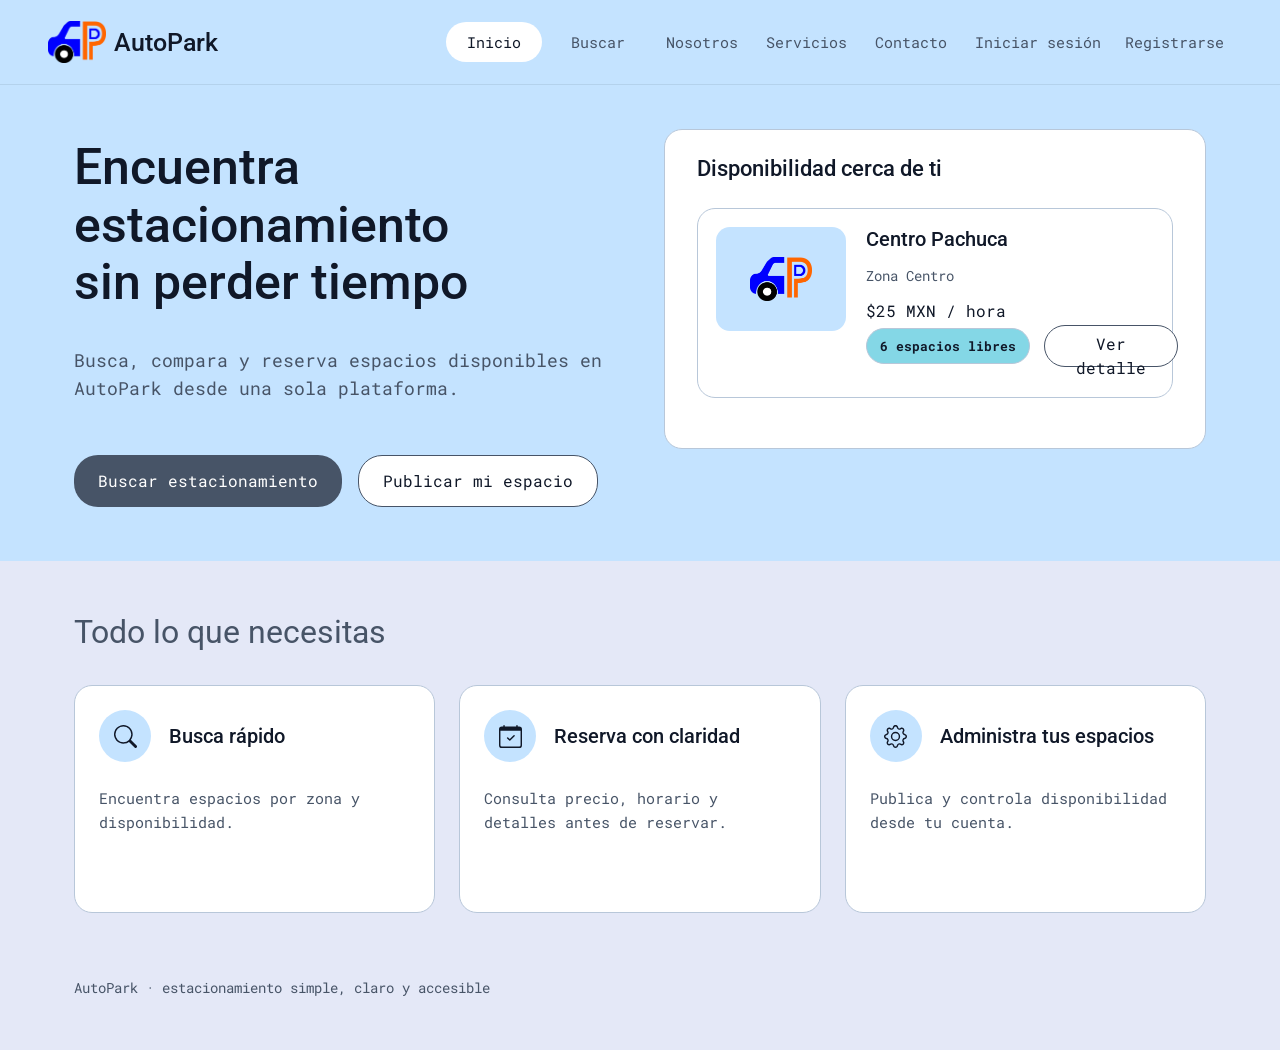
<file: index.html>
<!DOCTYPE html>
<html lang="es">

<head>
    <meta charset="UTF-8">
    <meta
        name="viewport"
        content="width=device-width, initial-scale=1.0"
    >

    <title>AutoPark</title>

    <link rel="stylesheet" href="assets/vendor/bootstrap/bootstrap.min.css">

    <script src="assets/vendor/bootstrap/bootstrap.bundle.min.js"></script>

    <link
        rel="stylesheet"
        href="components/navbar/navbar.css"
    >

    <link
        rel="stylesheet"
        href="css/landing.css"
    >
</head>


<body>

    <header id="navbar"></header>


    <main>

        <!-- =========================
             HERO
        ========================== -->

        <section class="hero">

            <div class="hero-content">

                <div class="container-fluid p-0">

                    <div class="row g-5 align-items-start">


                        <div class="col-lg-6">

                            <div class="hero-copy">

                                <h1>
                                    Encuentra estacionamiento
                                    <br>
                                    sin perder tiempo
                                </h1>

                                <p>
                                    Busca, compara y reserva espacios
                                    disponibles en AutoPark desde una
                                    sola plataforma.
                                </p>


                                <div class="hero-actions">

                                    <a
                                        href="busqueda.html"
                                        class="btn btn-main"
                                    >
                                        Buscar estacionamiento
                                    </a>


                                    <button
                                        type="button"
                                        class="btn btn-secondary"
                                        id="btnPublicar"
                                    >
                                        Publicar mi espacio
                                    </button>

                                </div>

                            </div>

                        </div>


                        <div class="col-lg-6">

                            <aside class="nearby-panel card">

                                <h2>
                                    Disponibilidad cerca de ti
                                </h2>


                                <article class="parking-preview card">

                                    <div class="parking-preview-image">

                                        <img
                                            src="assets/images/logo-autopark.png"
                                            alt="Logotipo de AutoPark"
                                        >

                                    </div>


                                    <div class="parking-preview-info">

                                        <h3>
                                            Centro Pachuca
                                        </h3>

                                        <p class="preview-zone">
                                            Zona Centro
                                        </p>

                                        <p class="preview-price">
                                            $25 MXN / hora
                                        </p>


                                        <div class="preview-footer">

                                            <span class="availability-badge badge rounded-pill">
                                                6 espacios libres
                                            </span>


                                            <button
                                                type="button"
                                                class="btn btn-detail"
                                                id="btnDetalle"
                                            >
                                                Ver detalle
                                            </button>

                                        </div>

                                    </div>

                                </article>

                            </aside>

                        </div>

                    </div>

                </div>

            </div>

        </section>


        <!-- =========================
             BENEFICIOS
        ========================== -->

        <section class="features-section">

            <h2>
                Todo lo que necesitas
            </h2>


            <div class="row g-4">


                <div class="col-md-4">

                    <article class="feature-card card h-100">

                        <div class="feature-header">

                            <span class="feature-number">
                                <img src="assets/icons/search.svg" alt="" class="feature-icon" aria-hidden="true">
                            </span>

                            <h3>
                                Busca rápido
                            </h3>

                        </div>


                        <p>
                            Encuentra espacios por zona y disponibilidad.
                        </p>

                    </article>

                </div>


                <div class="col-md-4">

                    <article class="feature-card card h-100">

                        <div class="feature-header">

                            <span class="feature-number">
                                <img src="assets/icons/calendar-check.svg" alt="" class="feature-icon" aria-hidden="true">
                            </span>

                            <h3>
                                Reserva con claridad
                            </h3>

                        </div>


                        <p>
                            Consulta precio, horario y detalles
                            antes de reservar.
                        </p>

                    </article>

                </div>


                <div class="col-md-4">

                    <article class="feature-card card h-100">

                        <div class="feature-header">

                            <span class="feature-number">
                                <img src="assets/icons/gear.svg" alt="" class="feature-icon" aria-hidden="true">
                            </span>

                            <h3>
                                Administra tus espacios
                            </h3>

                        </div>


                        <p>
                            Publica y controla disponibilidad
                            desde tu cuenta.
                        </p>

                    </article>

                </div>

            </div>

        </section>


        <footer class="landing-footer">

            AutoPark · estacionamiento simple, claro y accesible

        </footer>

    </main>


    <script>

        fetch("components/navbar/navbar.html")

            .then(response => response.text())

            .then(data => {

                document.getElementById(
                    "navbar"
                ).innerHTML = data;


                const script =
                    document.createElement(
                        "script"
                    );


                script.src =
                    "components/navbar/navbar.js";


                document.body.appendChild(
                    script
                );

            })

            .catch(error => {

                console.error(
                    "Error al cargar el navbar:",
                    error
                );

            });

    </script>


    <script src="js/landing.js"></script>

</body>

</html>
</file>
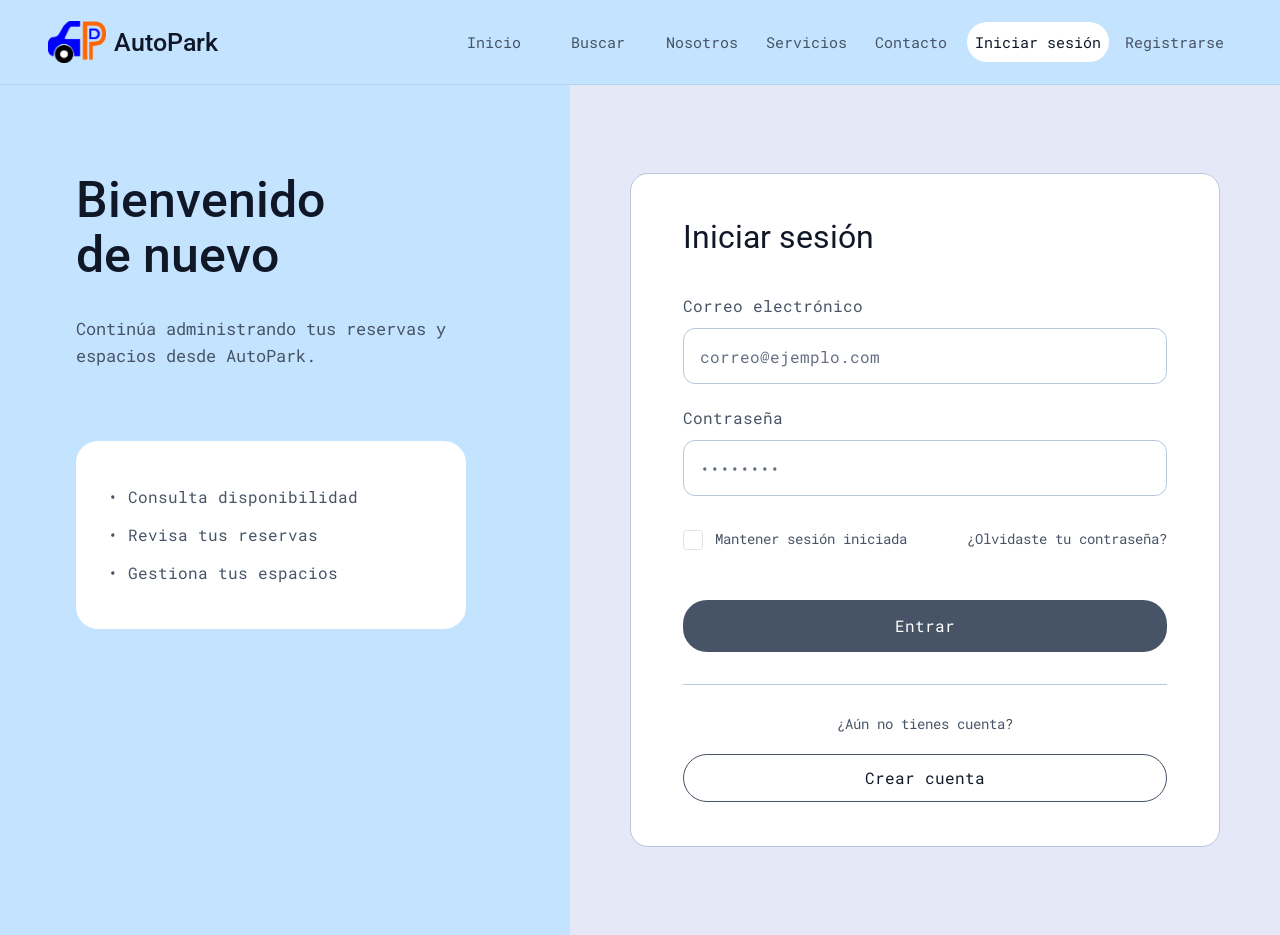
<file: busqueda.html>
<!DOCTYPE html>
<html lang="es" data-bs-theme="light">
<head>
  <meta charset="UTF-8">
  <meta name="viewport" content="width=device-width, initial-scale=1">
  <title>AutoPark | Buscar espacios</title>

  <link href="assets/vendor/bootstrap/bootstrap.min.css" rel="stylesheet">

  <link rel="preconnect" href="https://fonts.googleapis.com">
  <link rel="preconnect" href="https://fonts.gstatic.com" crossorigin>
  <link href="https://fonts.googleapis.com/css2?family=Raleway:wght@400;500;600;700&family=Roboto+Mono:wght@400;500;600&display=swap" rel="stylesheet">

  <link rel="stylesheet" href="css/busqueda.css">
  <link rel="stylesheet" href="components/navbar/navbar.css">
</head>
<body>

  <!-- Mismo navbar reutilizable de todas las pantallas de AutoPark. -->
  <div id="navbar"></div>

  <main class="container-xl main-container">

    <header class="page-header">
      <h1>Buscar espacio</h1>
      <p>Encuentra un espacio de estacionamiento disponible por ubicación o zona.</p>
    </header>

    <section class="search-panel" aria-label="Buscar estacionamientos">
      <form id="formBusqueda" novalidate>
        <div class="row g-3 align-items-end">

          <div class="col-12 col-lg-7">
            <label for="busqueda" class="form-label">Ubicación o nombre</label>
            <input id="busqueda" class="form-control" type="search"
              placeholder="Ej. Centro, Universidad, Zona UPP"
              autocomplete="off">
          </div>

          <div class="col-12 col-md-6 col-lg-3">
            <label for="zona" class="form-label">Zona</label>
            <select id="zona" class="form-select">
              <option value="todas">Todas las zonas</option>
              <option value="centro">Centro</option>
              <option value="upp">Zona UPP</option>
              <option value="norte">Norte</option>
            </select>
          </div>

          <div class="col-12 col-md-6 col-lg-2">
            <button class="btn btn-primary w-100 btn-search" type="submit">
              Buscar
            </button>
          </div>

        </div>
      </form>
    </section>

    <section class="filters-section">
      <div class="filter-buttons" role="group" aria-label="Filtros por zona">
        <button class="filter-btn active" type="button"
          data-zone="todas" aria-pressed="true">Todas</button>
        <button class="filter-btn" type="button"
          data-zone="centro" aria-pressed="false">Centro</button>
        <button class="filter-btn" type="button"
          data-zone="upp" aria-pressed="false">Zona UPP</button>
        <button class="filter-btn" type="button"
          data-zone="norte" aria-pressed="false">Norte</button>
      </div>

      <div class="sort-container">
        <label for="ordenar">Ordenar por</label>
        <select id="ordenar" class="form-select sort-select">
          <option value="disponibilidad">Mayor disponibilidad</option>
          <option value="precio">Menor precio</option>
          <option value="distancia">Menor distancia</option>
        </select>
      </div>
    </section>

    <section class="results-section">
      <div class="results-header">
        <div>
          <h2>Espacios disponibles</h2>
          <p id="contadorResultados" aria-live="polite">
            Cargando estacionamientos...
          </p>
        </div>

        <button id="btnLimpiar" class="btn btn-outline-secondary btn-clear" type="button">
          Limpiar filtros
        </button>
      </div>

      <div id="resultados" class="row g-4"></div>

      <div id="sinResultados" class="no-results d-none">
        <div class="no-results-icon">⌕</div>
        <h3>No encontramos espacios</h3>
        <p>Prueba con otra ubicación o selecciona una zona diferente.</p>
        <button id="btnReiniciar" class="btn btn-primary" type="button">
          Mostrar todos
        </button>
      </div>
    </section>
  </main>

  <!-- Modal de detalles -->
  <div class="modal fade" id="modalDetalles" tabindex="-1"
    aria-labelledby="modalTitulo" aria-hidden="true">
    <div class="modal-dialog modal-dialog-centered">
      <div class="modal-content autopark-modal">

        <div class="modal-header">
          <h2 class="modal-title" id="modalTitulo">Detalle del estacionamiento</h2>
          <button type="button" class="btn-close"
            data-bs-dismiss="modal" aria-label="Cerrar"></button>
        </div>

        <div class="modal-body">
          <div class="modal-parking-logo">
            <img src="assets/images/logo-autopark.png" alt="AutoPark">
          </div>

          <div class="modal-info">
            <p><strong>Ubicación</strong><span id="modalUbicacion"></span></p>
            <p><strong>Zona</strong><span id="modalZona"></span></p>
            <p><strong>Precio por hora</strong><span id="modalPrecio"></span></p>
            <p><strong>Espacios libres</strong><span id="modalDisponibles"></span></p>
            <p><strong>Distancia estimada</strong><span id="modalDistancia"></span></p>
          </div>
        </div>

        <div class="modal-footer">
          <button type="button" class="btn btn-outline-secondary"
            data-bs-dismiss="modal">Cerrar</button>
          <button id="btnAbrirReserva" type="button" class="btn btn-primary">
            Reservar espacio
          </button>
        </div>

      </div>
    </div>
  </div>

  <!-- Modal de reserva -->
  <div class="modal fade" id="modalReserva" tabindex="-1"
    aria-labelledby="tituloReserva" aria-hidden="true">
    <div class="modal-dialog modal-dialog-centered modal-dialog-scrollable">
      <div class="modal-content autopark-modal">

        <div class="modal-header">
          <h2 class="modal-title" id="tituloReserva">Reservar espacio</h2>
          <button type="button" class="btn-close"
            data-bs-dismiss="modal" aria-label="Cerrar"></button>
        </div>

        <form id="formReserva" novalidate>
          <div class="modal-body">

            <p id="reservaEstacionamiento" class="reservation-name"></p>

            <div class="mb-3">
              <label for="fechaReserva" class="form-label">Fecha</label>
              <input id="fechaReserva" class="form-control" type="date" required>
              <div class="invalid-feedback">Selecciona una fecha válida.</div>
            </div>

            <div class="row g-3">
              <div class="col-6">
                <label for="horaEntrada" class="form-label">Hora de entrada</label>
                <input id="horaEntrada" class="form-control"
                  type="time" value="18:00" required>
                <div class="invalid-feedback">Indica la entrada.</div>
              </div>

              <div class="col-6">
                <label for="horaSalida" class="form-label">Hora de salida</label>
                <input id="horaSalida" class="form-control"
                  type="time" value="20:00" required>
                <div class="invalid-feedback">Debe ser posterior a la entrada.</div>
              </div>
            </div>

            <!-- Cotizador dinámico, compartiendo la lógica del formulario RF06. -->
            <div class="reserva-duracion mt-3" aria-label="Duración de la reserva">
              <div>
                <span id="etiquetaDuracionBusqueda" class="duracion-titulo">Duración</span>
                <small class="duracion-nota">Cada fracción se cobra como una hora completa.</small>
              </div>
              <div id="controlDuracionBusqueda" class="duracion-acciones" role="group" aria-labelledby="etiquetaDuracionBusqueda">
                <button type="button" class="btn btn-outline-secondary boton-duracion" data-duration-action="decrease" aria-label="Reducir una hora">−</button>
                <output id="horasDuracionBusqueda" class="valor-duracion" aria-live="polite" aria-atomic="true">2 horas</output>
                <button type="button" class="btn btn-outline-secondary boton-duracion" data-duration-action="increase" aria-label="Aumentar una hora">+</button>
              </div>
            </div>

            <div class="total-card mt-3">
              <span>Total estimado</span>
              <strong id="totalEstimado">$0 MXN</strong>
              <small id="detalleHoras">Selecciona el horario de tu reserva.</small>
            </div>

            <div id="errorHorario" class="alert alert-danger d-none mt-3" role="alert">
              La hora de salida debe ser posterior a la entrada.
            </div>
          </div>

          <div class="modal-footer">
            <button type="button" class="btn btn-outline-secondary"
              data-bs-dismiss="modal">Cancelar</button>
            <button type="submit" class="btn btn-primary">Confirmar reserva</button>
          </div>
        </form>

      </div>
    </div>
  </div>

  <!-- Notificaciones -->
  <div class="toast-container position-fixed bottom-0 end-0 p-3">
    <div id="toastAutoPark" class="toast align-items-center border-0"
      role="status" aria-live="polite" aria-atomic="true">
      <div class="d-flex">
        <div class="toast-body" id="toastMensaje">Acción completada.</div>
        <button type="button" class="btn-close me-2 m-auto"
          data-bs-dismiss="toast" aria-label="Cerrar notificación"></button>
      </div>
    </div>
  </div>

  <script src="assets/vendor/bootstrap/bootstrap.bundle.min.js"></script>
  <!-- Navbar centralizado: conserva enlaces, sesión, logo y cierre de sesión. -->
  <script>
    function comprobarNavbarBusqueda(respuesta) {
      if (!respuesta.ok) {
        throw new Error("No se pudo cargar el navbar (" + respuesta.status + ")");
      }
      return respuesta.text();
    }

    function montarNavbarBusqueda(marcado) {
      document.getElementById("navbar").innerHTML = marcado;
      const scriptNavbar = document.createElement("script");
      scriptNavbar.src = "components/navbar/navbar.js";
      document.body.appendChild(scriptNavbar);
    }

    function reportarErrorNavbarBusqueda(error) {
      console.error("Error al cargar el navbar de AutoPark:", error);
    }

    fetch("components/navbar/navbar.html")
      .then(comprobarNavbarBusqueda)
      .then(montarNavbarBusqueda)
      .catch(reportarErrorNavbarBusqueda);
  </script>
  <script src="js/busqueda.js"></script>
</body>
</html>
</file>
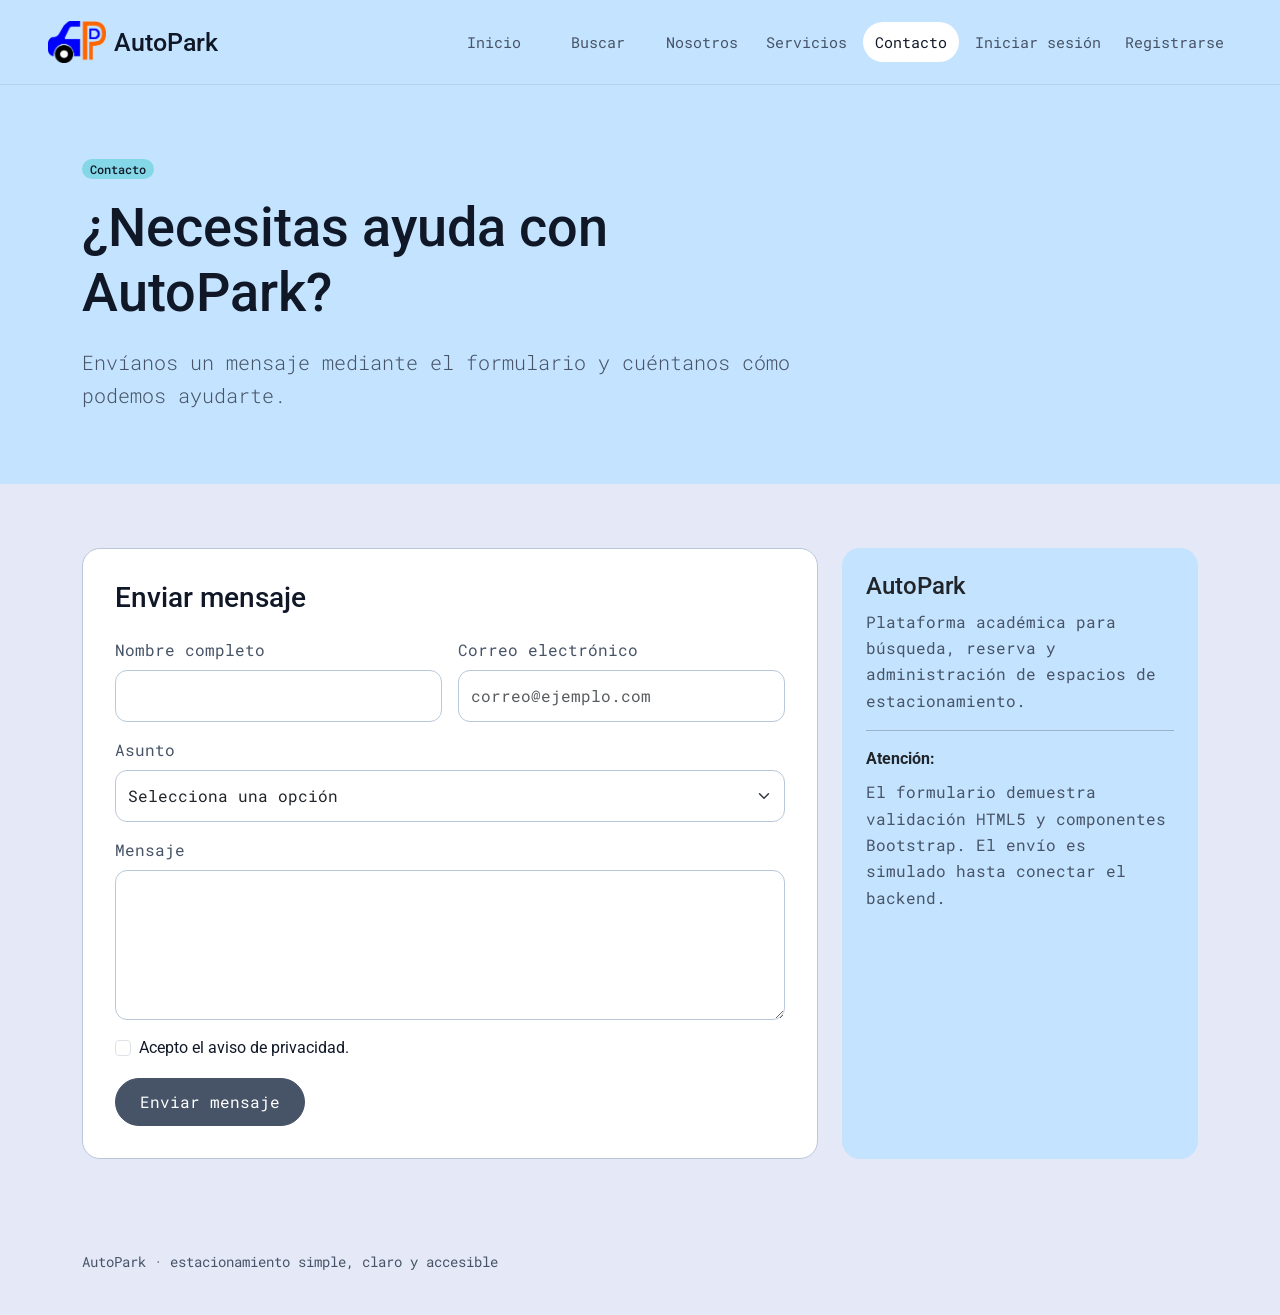
<file: contacto.html>
<!DOCTYPE html>
<html lang="es">
<head>
    <meta charset="UTF-8">
    <meta name="viewport" content="width=device-width, initial-scale=1.0">
    <title>Contacto - AutoPark</title>

    <link rel="stylesheet" href="assets/vendor/bootstrap/bootstrap.min.css">
    <script src="assets/vendor/bootstrap/bootstrap.bundle.min.js"></script>

    <link rel="stylesheet" href="components/navbar/navbar.css">
    <link rel="stylesheet" href="css/publicas.css">
</head>

<body>
    <header id="navbar"></header>

    <main>
        <section class="public-hero">
            <div class="container">
                <div class="row">
                    <div class="col-lg-8">
                        <span class="badge rounded-pill service-badge mb-3">Contacto</span>
                        <h1>¿Necesitas ayuda con AutoPark?</h1>
                        <p class="lead mb-0">
                            Envíanos un mensaje mediante el formulario y cuéntanos
                            cómo podemos ayudarte.
                        </p>
                    </div>
                </div>
            </div>
        </section>

        <section class="public-section">
            <div class="container">
                <div class="row g-4">
                    <div class="col-lg-8">
                        <section class="contact-card">
                            <h2 class="h3 mb-4">Enviar mensaje</h2>

                            <form id="contactForm" class="needs-validation" novalidate>
                                <div class="row g-3">
                                    <div class="col-md-6">
                                        <label for="nombreContacto" class="form-label">
                                            Nombre completo
                                        </label>
                                        <input
                                            type="text"
                                            class="form-control"
                                            id="nombreContacto"
                                            minlength="3"
                                            maxlength="80"
                                            required
                                        >
                                        <div class="invalid-feedback">
                                            Ingresa tu nombre completo.
                                        </div>
                                    </div>

                                    <div class="col-md-6">
                                        <label for="correoContacto" class="form-label">
                                            Correo electrónico
                                        </label>
                                        <input
                                            type="email"
                                            class="form-control"
                                            id="correoContacto"
                                            placeholder="correo@ejemplo.com"
                                            maxlength="120"
                                            required
                                        >
                                        <div class="invalid-feedback">
                                            Ingresa un correo electrónico válido.
                                        </div>
                                    </div>

                                    <div class="col-12">
                                        <label for="asuntoContacto" class="form-label">
                                            Asunto
                                        </label>
                                        <select
                                            class="form-select"
                                            id="asuntoContacto"
                                            required
                                        >
                                            <option value="" selected disabled>
                                                Selecciona una opción
                                            </option>
                                            <option>Ayuda con una reserva</option>
                                            <option>Publicación de espacios</option>
                                            <option>Problema con mi cuenta</option>
                                            <option>Comentario general</option>
                                        </select>
                                        <div class="invalid-feedback">
                                            Selecciona un asunto.
                                        </div>
                                    </div>

                                    <div class="col-12">
                                        <label for="mensajeContacto" class="form-label">
                                            Mensaje
                                        </label>
                                        <textarea
                                            class="form-control"
                                            id="mensajeContacto"
                                            minlength="10"
                                            maxlength="500"
                                            required
                                        ></textarea>
                                        <div class="invalid-feedback">
                                            Escribe un mensaje de al menos 10 caracteres.
                                        </div>
                                    </div>

                                    <div class="col-12">
                                        <div class="form-check">
                                            <input
                                                class="form-check-input"
                                                type="checkbox"
                                                id="privacidadContacto"
                                                required
                                            >
                                            <label
                                                class="form-check-label"
                                                for="privacidadContacto"
                                            >
                                                Acepto el aviso de privacidad.
                                            </label>
                                            <div class="invalid-feedback">
                                                Debes aceptar el aviso de privacidad.
                                            </div>
                                        </div>
                                    </div>

                                    <div class="col-12">
                                        <button
                                            type="submit"
                                            class="btn autopark-btn-primary"
                                        >
                                            Enviar mensaje
                                        </button>
                                    </div>
                                </div>
                            </form>
                        </section>
                    </div>

                    <div class="col-lg-4">
                        <aside class="card contact-info-card h-100">
                            <div class="card-body p-4">
                                <h2 class="h4">AutoPark</h2>
                                <p class="public-copy">
                                    Plataforma académica para búsqueda, reserva y
                                    administración de espacios de estacionamiento.
                                </p>
                                <hr>
                                <p class="mb-2"><strong>Atención:</strong></p>
                                <p class="public-copy mb-0">
                                    El formulario demuestra validación HTML5 y
                                    componentes Bootstrap. El envío es simulado hasta
                                    conectar el backend.
                                </p>
                            </div>
                        </aside>
                    </div>
                </div>
            </div>
        </section>
    </main>

    <footer class="public-footer">
        <div class="container">
            AutoPark · estacionamiento simple, claro y accesible
        </div>
    </footer>

    <div class="toast-container position-fixed bottom-0 end-0 p-3">
        <div
            id="contactToast"
            class="toast"
            role="status"
            aria-live="polite"
            aria-atomic="true"
        >
            <div class="toast-header">
                <strong class="me-auto">AutoPark</strong>
                <button
                    type="button"
                    class="btn-close"
                    data-bs-dismiss="toast"
                    aria-label="Cerrar"
                ></button>
            </div>
            <div class="toast-body">
                Mensaje validado correctamente. El envío al servidor se conectará en el backend.
            </div>
        </div>
    </div>

    <script>
        fetch("components/navbar/navbar.html")
            .then(response => response.text())
            .then(data => {
                document.getElementById("navbar").innerHTML = data;
                const script = document.createElement("script");
                script.src = "components/navbar/navbar.js";
                document.body.appendChild(script);
            })
            .catch(error => console.error("Error al cargar el navbar:", error));
    </script>

    <script src="js/contacto.js"></script>
</body>
</html>
</file>
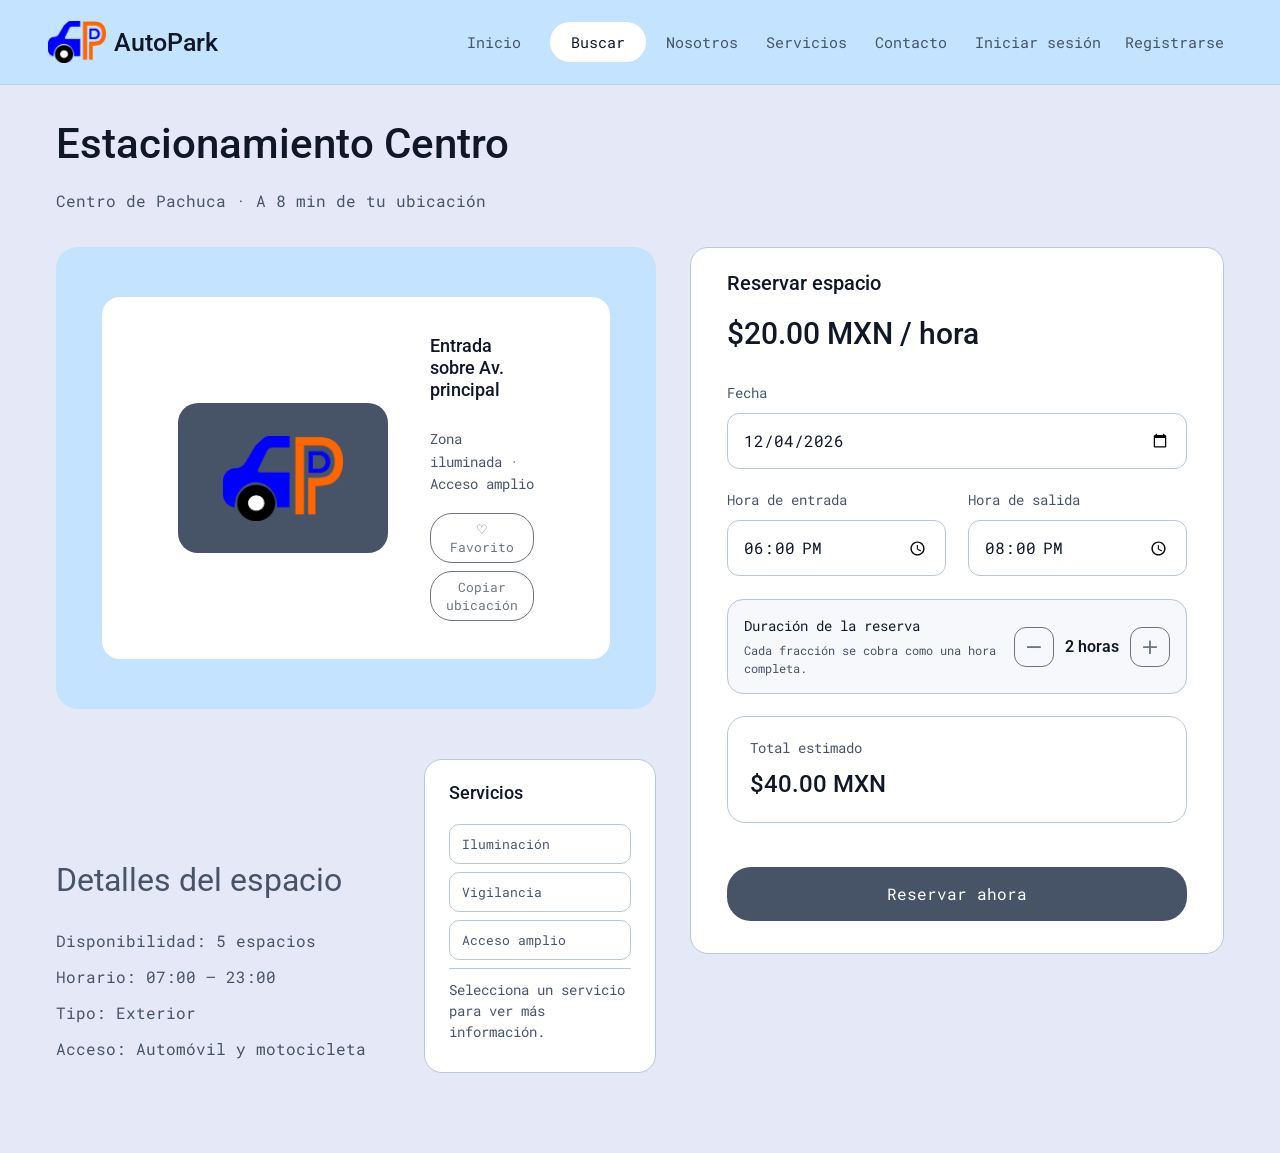
<file: detalle.html>
<!DOCTYPE html>
<html lang="es">

<head>

    <meta charset="UTF-8">

    <meta
        name="viewport"
        content="width=device-width, initial-scale=1.0"
    >

    <title>Detalle del estacionamiento - AutoPark</title>

    <link rel="stylesheet" href="assets/vendor/bootstrap/bootstrap.min.css">

    <script src="assets/vendor/bootstrap/bootstrap.bundle.min.js"></script>

    <link
        rel="stylesheet"
        href="components/navbar/navbar.css"
    >

    <link
        rel="stylesheet"
        href="css/detalle.css"
    >

</head>


<body>

    <!-- NAVBAR -->
    <div id="navbar"></div>


    <main class="detalle-page">


        <!-- ENCABEZADO -->

        <section class="page-header">

            <h1 id="parkingName">
                Estacionamiento Centro
            </h1>

            <p id="parkingLocation">
                Centro de Pachuca · A 8 min de tu ubicación
            </p>

        </section>



        <div class="detalle-layout">


            <!-- =========================
                 LADO IZQUIERDO
            ========================== -->

            <section class="detalle-main">


                <!-- VISTA PREVIA -->

                <div class="parking-preview">

                    <div class="parking-preview-card">


                        <div class="parking-image">

                            <img
                                src="assets/images/logo-autopark.png"
                                alt="Logo AutoPark"
                            >

                        </div>


                        <div class="parking-preview-info">

                            <h2 id="parkingEntrance">
                                Entrada sobre Av. principal
                            </h2>

                            <p id="parkingDescription">
                                Zona iluminada · Acceso amplio
                            </p>
                            <div class="detail-quick-actions">
                                <button type="button" id="btnFavorito" class="btn btn-outline-secondary detail-quick-button" aria-pressed="false">♡ Favorito</button>
                                <button type="button" id="btnCopiarUbicacion" class="btn btn-outline-secondary detail-quick-button">Copiar ubicación</button>
                            </div>

                        </div>

                    </div>

                </div>



                <!-- DETALLES -->

                <section class="details-section">


                    <div class="details-content">

                        <h2>
                            Detalles del espacio
                        </h2>


                        <div class="details-text">

                            <p>
                                Disponibilidad:
                                <span id="parkingAvailability">
                                    5 espacios
                                </span>
                            </p>

                            <p>
                                Horario:
                                <span id="parkingSchedule">
                                    07:00 – 23:00
                                </span>
                            </p>

                            <p>
                                Tipo:
                                <span id="parkingType">
                                    Exterior
                                </span>
                            </p>

                            <p>
                                Acceso:
                                <span id="parkingAccess">
                                    Automóvil y motocicleta
                                </span>
                            </p>

                        </div>

                    </div>



                    <!-- SERVICIOS -->

                    <aside class="services-card">

                        <h3>
                            Servicios
                        </h3>

                        <div id="servicesList" aria-label="Servicios del estacionamiento"></div>
                        <p id="serviceDescription" class="service-description" aria-live="polite">Selecciona un servicio para ver más información.</p>

                    </aside>

                </section>

            </section>



            <!-- =========================
                 RESERVA
            ========================== -->

            <aside class="reservation-card">


                <div class="reservation-title">

                    <p id="reservationTitle">
                        Reservar espacio
                    </p>

                    <h2 id="parkingPrice">
                        $20 MXN / hora
                    </h2>

                </div>


                <p id="editModeNotice" class="edit-reserva-notice d-none">Editando una reserva existente. Los cambios reemplazarán el horario y el total anteriores.</p>

                <form id="reservationForm">


                    <!-- FECHA -->

                    <div class="form-group">

                        <label for="fecha">
                            Fecha
                        </label>

                        <input class="form-control"
                            type="date"
                            id="fecha"
                            required
                        >

                    </div>



                    <!-- HORARIOS -->

                    <div class="form-row">


                        <div class="form-group">

                            <label for="horaEntrada">
                                Hora de entrada
                            </label>

                            <input class="form-control"
                                type="time"
                                id="horaEntrada"
                                value="18:00"
                                required
                            >

                        </div>


                        <div class="form-group">

                            <label for="horaSalida">
                                Hora de salida
                            </label>

                            <input class="form-control"
                                type="time"
                                id="horaSalida"
                                value="20:00"
                                required
                            >

                        </div>

                    </div>



                    <!-- INTERACCIÓN LIBRE: COTIZADOR DINÁMICO RF06 -->
                    <div class="duration-panel">
                        <div class="duration-copy">
                            <span id="duracionLabel" class="duration-label">Duración de la reserva</span>
                            <small class="duration-hint">Cada fracción se cobra como una hora completa.</small>
                        </div>
                        <div id="durationControl" class="duration-controls" role="group" aria-labelledby="duracionLabel">
                            <button type="button" class="btn btn-outline-secondary duration-button" data-duration-action="decrease" aria-label="Reducir una hora">−</button>
                            <output id="duracionReserva" class="duration-value" aria-live="polite">2 horas</output>
                            <button type="button" class="btn btn-outline-secondary duration-button" data-duration-action="increase" aria-label="Aumentar una hora">+</button>
                        </div>
                    </div>

                    <!-- TOTAL -->

                    <div class="total-card">

                        <span>
                            Total estimado
                        </span>

                        <strong id="totalEstimado">
                            $40 MXN
                        </strong>

                    </div>



                    <p
                        id="reservationMessage"
                        class="reservation-message"
                    ></p>



                    <button
                        type="submit"
                        class="btn reserve-button"
                    >
                        <span id="reservationSubmitText">Reservar ahora</span>
                    </button>

                </form>

            </aside>

        </div>

    </main>



    <!-- Notificación de acciones -->
    <div class="toast-container position-fixed bottom-0 end-0 p-3">
        <div id="toastAutoPark" class="toast" role="status" aria-live="polite" aria-atomic="true">
            <div class="toast-header">
                <strong class="me-auto">AutoPark</strong><small>Notificación</small>
                <button type="button" class="btn-close" data-bs-dismiss="toast" aria-label="Cerrar"></button>
            </div>
            <div id="mensajeToast" class="toast-body"></div>
        </div>
    </div>

    <!-- CARGAR NAVBAR -->

    <script>

        fetch("components/navbar/navbar.html")

            .then(response => response.text())

            .then(data => {

                document.getElementById("navbar").innerHTML = data;

                const script =
                    document.createElement("script");

                script.src =
                    "components/navbar/navbar.js";


                script.addEventListener("load", function marcarBuscarActivo() {

                    /*
                        detalle.html pertenece
                        a la sección Buscar.
                    */

                    document
                        .querySelectorAll(".nav-link")
                        .forEach(link => {

                            link.classList.remove(
                                "active"
                            );


                            if (
                                link
                                    .getAttribute("href")
                                    .includes("busqueda.html")
                            ) {

                                link.classList.add(
                                    "active"
                                );

                            }

                        });

                });


                document.body.appendChild(
                    script
                );

            })

            .catch(error => {

                console.error(
                    "Error al cargar el navbar:",
                    error
                );

            });

    </script>


    <script src="js/detalle.js"></script>

</body>

</html>
</file>
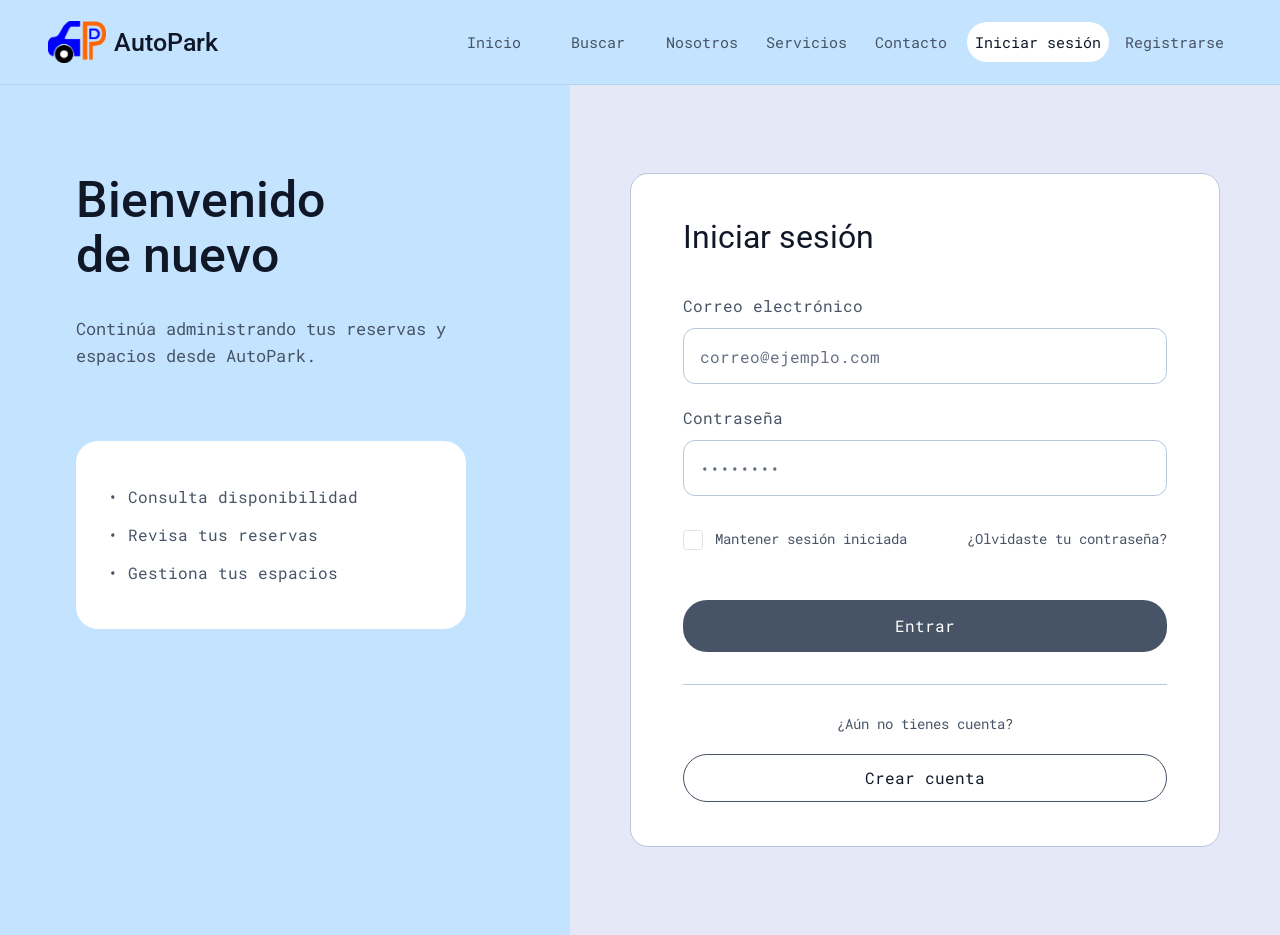
<file: espacios.html>
<!DOCTYPE html>
<html lang="es">

<head>

    <meta charset="UTF-8">

    <meta
        name="viewport"
        content="width=device-width, initial-scale=1.0"
    >

    <title>Mis espacios - AutoPark</title>

    <link rel="stylesheet" href="assets/vendor/bootstrap/bootstrap.min.css">

    <script src="assets/vendor/bootstrap/bootstrap.bundle.min.js"></script>

    <link
        rel="stylesheet"
        href="components/navbar/navbar.css"
    >

    <link
        rel="stylesheet"
        href="css/espacios.css"
    >

</head>


<body>

    <!-- NAVBAR -->

    <div id="navbar"></div>


    <main class="espacios-page">


        <!-- ENCABEZADO -->

        <section class="page-header">

            <div>

                <h1>
                    Mis espacios
                </h1>

                <p>
                    Publica y administra la disponibilidad
                    de tus estacionamientos.
                </p>

            </div>


            <button
                type="button"
                class="btn btn-publicar"
                id="openModal"
            >
                + Publicar espacio
            </button>

        </section>


        <!-- CONTENIDO -->

        <div class="espacios-layout">


            <!-- LISTA -->

            <section
                class="espacios-list"
                id="espaciosList"
            >


                <!-- ESPACIO 1 -->

                <article
                    class="espacio-card"
                    data-cantidad="5"
                    data-disponible="true"
                >

                    <div class="espacio-image">

                        <img
                            src="assets/images/logo-autopark.png"
                            alt="AutoPark"
                        >

                    </div>


                    <div class="espacio-info">

                        <h2>
                            Estacionamiento Centro
                        </h2>

                        <p>
                            Centro de Pachuca
                        </p>

                        <p>
                            $20 MXN / hora
                        </p>

                        <p>
                            Horario: 07:00 – 23:00
                        </p>

                        <p class="cantidad-texto">
                            5 espacios disponibles
                        </p>

                    </div>


                    <div class="espacio-actions">

                        <span class="status disponible">
                            Disponible
                        </span>


                        <button
                            type="button"
                            class="btn-secondary"
                        >
                            Editar
                        </button>


                        <button
                            type="button"
                            class="btn-primary"
                        >
                            Gestionar disponibilidad
                        </button>

                    </div>

                </article>


                <!-- ESPACIO 2 -->

                <article
                    class="espacio-card"
                    data-cantidad="3"
                    data-disponible="true"
                >

                    <div class="espacio-image">

                        <img
                            src="assets/images/logo-autopark.png"
                            alt="AutoPark"
                        >

                    </div>


                    <div class="espacio-info">

                        <h2>
                            Zona Universidad
                        </h2>

                        <p>
                            Zona UPP
                        </p>

                        <p>
                            $18 MXN / hora
                        </p>

                        <p>
                            Horario: 08:00 – 21:00
                        </p>

                        <p class="cantidad-texto">
                            3 espacios disponibles
                        </p>

                    </div>


                    <div class="espacio-actions">

                        <span class="status disponible">
                            Disponible
                        </span>


                        <button
                            type="button"
                            class="btn-secondary"
                        >
                            Editar
                        </button>


                        <button
                            type="button"
                            class="btn-primary"
                        >
                            Gestionar disponibilidad
                        </button>

                    </div>

                </article>

            </section>


            <!-- RESUMEN -->

            <aside class="summary-card">

                <h2>
                    Resumen de disponibilidad
                </h2>


                <div class="summary-item">

                    <p>
                        Espacios publicados
                    </p>

                    <strong id="totalEspacios">
                        2
                    </strong>

                </div>


                <div class="summary-item">

                    <p>
                        Disponibles hoy
                    </p>

                    <strong id="disponiblesHoy">
                        2
                    </strong>

                </div>


                <div class="summary-item">

                    <p>
                        Reservas próximas
                    </p>

                    <strong>
                        5
                    </strong>

                </div>

            </aside>

        </div>

    </main>


    <!-- =========================
         MODAL BOOTSTRAP
    ========================== -->

    <div
        class="modal fade"
        id="modalPublicar"
        tabindex="-1"
        aria-labelledby="modalTitle"
        aria-hidden="true"
    >
        <div class="modal-dialog modal-dialog-centered modal-dialog-scrollable">
            <div class="modal-content autopark-modal-content">

                <div class="modal-header">
                    <div>
                        <h2
                            class="modal-title fs-3"
                            id="modalTitle"
                        >
                            Publicar espacio
                        </h2>

                        <p
                            class="mb-0 mt-2"
                            id="modalDescription"
                        >
                            Ingresa los datos del estacionamiento.
                        </p>
                    </div>

                    <button
                        type="button"
                        class="btn-close"
                        id="closeModal"
                        data-bs-dismiss="modal"
                        aria-label="Cerrar"
                    ></button>
                </div>


                <form id="publicarForm">
                    <div class="modal-body">

                        <div class="mb-3">
                            <label
                                for="nombreEspacio"
                                class="form-label"
                            >
                                Nombre del espacio
                            </label>

                            <input
                                type="text"
                                class="form-control"
                                id="nombreEspacio"
                                placeholder="Ej. Estacionamiento Centro"
                                required
                            >
                        </div>


                        <div class="mb-3">
                            <label
                                for="ubicacion"
                                class="form-label"
                            >
                                Ubicación
                            </label>

                            <input
                                type="text"
                                class="form-control"
                                id="ubicacion"
                                placeholder="Ej. Centro de Pachuca"
                                required
                            >
                        </div>


                        <div class="row g-3">
                            <div class="col-md-6">
                                <label
                                    for="precio"
                                    class="form-label"
                                >
                                    Precio por hora
                                </label>

                                <input
                                    type="number"
                                    class="form-control"
                                    id="precio"
                                    min="0"
                                    placeholder="20"
                                    required
                                >
                            </div>

                            <div class="col-md-6">
                                <label
                                    for="cantidad"
                                    class="form-label"
                                >
                                    Espacios disponibles
                                </label>

                                <input
                                    type="number"
                                    class="form-control"
                                    id="cantidad"
                                    min="0"
                                    placeholder="5"
                                    required
                                >
                            </div>
                        </div>


                        <div class="mt-3">
                            <label
                                for="disponibilidad"
                                class="form-label"
                            >
                                Disponibilidad
                            </label>

                            <select
                                class="form-select"
                                id="disponibilidad"
                                required
                            >
                                <option value="Disponible">
                                    Disponible
                                </option>

                                <option value="No disponible">
                                    No disponible
                                </option>
                            </select>
                        </div>


                        <div class="row g-3 mt-0">
                            <div class="col-md-6">
                                <label
                                    for="horaInicio"
                                    class="form-label"
                                >
                                    Hora de apertura
                                </label>

                                <input
                                    type="time"
                                    class="form-control"
                                    id="horaInicio"
                                    required
                                >
                            </div>

                            <div class="col-md-6">
                                <label
                                    for="horaFin"
                                    class="form-label"
                                >
                                    Hora de cierre
                                </label>

                                <input
                                    type="time"
                                    class="form-control"
                                    id="horaFin"
                                    required
                                >
                            </div>
                        </div>


                        <p
                            id="publicarMensaje"
                            class="form-message mt-3 mb-0"
                            role="alert"
                        ></p>

                    </div>

                    <div class="modal-footer">
                        <button
                            type="button"
                            class="btn btn-cancelar"
                            id="cancelModal"
                            data-bs-dismiss="modal"
                        >
                            Cancelar
                        </button>

                        <button
                            type="submit"
                            class="btn btn-guardar"
                            id="submitModal"
                        >
                            Publicar espacio
                        </button>
                    </div>
                </form>

            </div>
        </div>
    </div>


    <!-- NAVBAR -->

    <script>

        fetch("components/navbar/navbar.html")

            .then(response => response.text())

            .then(data => {

                document.getElementById(
                    "navbar"
                ).innerHTML = data;


                const script =
                    document.createElement(
                        "script"
                    );


                script.src =
                    "components/navbar/navbar.js";


                document.body.appendChild(
                    script
                );

            })

            .catch(error => {

                console.error(
                    "Error al cargar el navbar:",
                    error
                );

            });

    </script>


    <script src="js/espacios.js"></script>

</body>

</html>
</file>
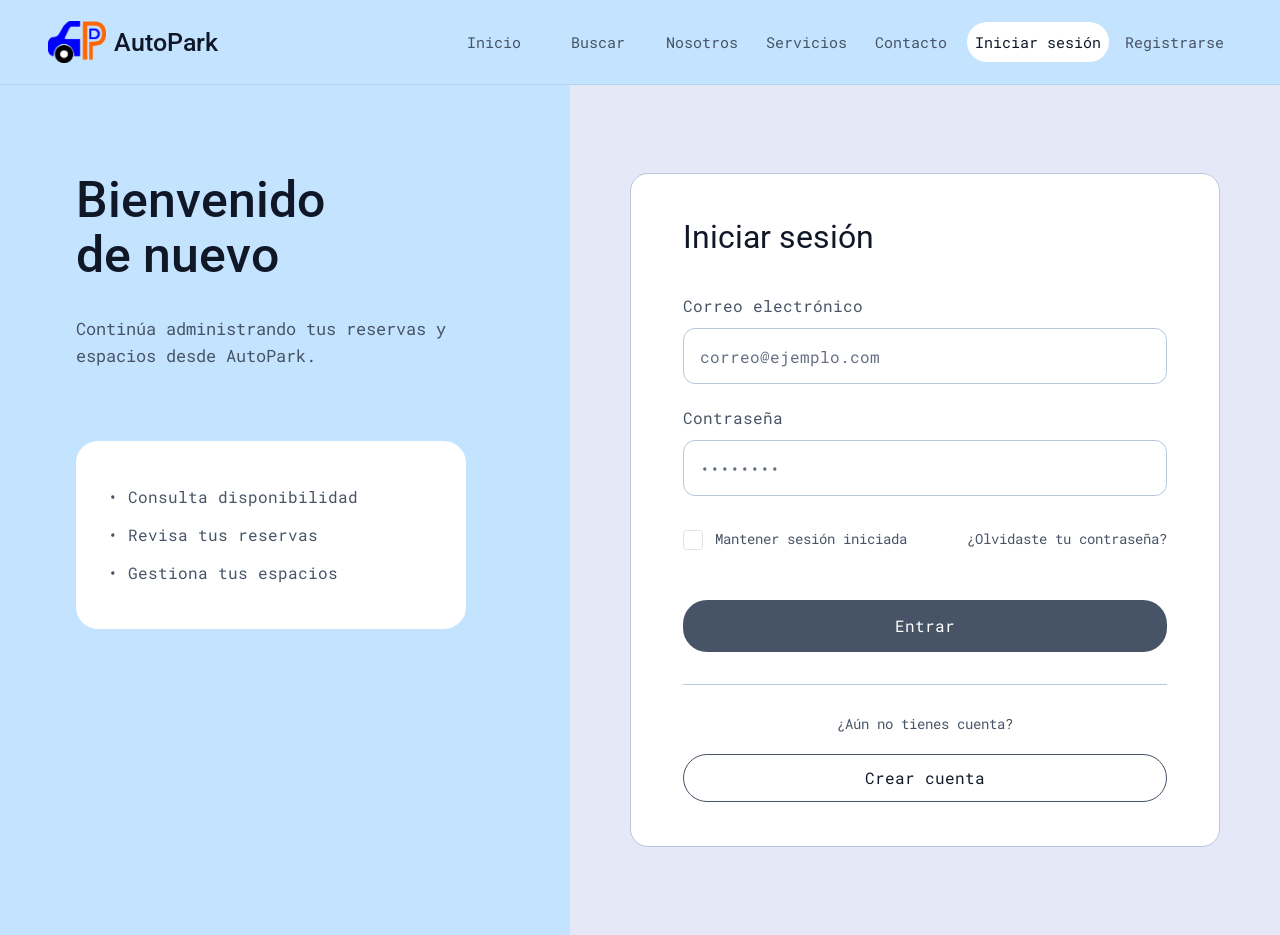
<file: inicio.html>
<!DOCTYPE html>
<html lang="es">

<head>

    <meta charset="UTF-8">

    <meta
        name="viewport"
        content="width=device-width, initial-scale=1.0"
    >

    <title>Inicio - AutoPark</title>

    <link rel="stylesheet" href="assets/vendor/bootstrap/bootstrap.min.css">

    <script src="assets/vendor/bootstrap/bootstrap.bundle.min.js"></script>

    <link
        rel="stylesheet"
        href="components/navbar/navbar.css"
    >

    <link
        rel="stylesheet"
        href="css/inicio.css"
    >

</head>


<body>

    <!-- NAVBAR -->

    <div id="navbar"></div>


    <!-- CONTENIDO -->

    <main class="inicio-page">


        <!-- BIENVENIDA -->

        <header class="welcome">

            <h1 id="welcomeTitle">
                Hola, Fernando
            </h1>

            <p>
                Aquí tienes un resumen de tu actividad en AutoPark.
            </p>

        </header>


        <!-- ESTADÍSTICAS -->

        <section class="stats-grid">

            <article class="stat-card">

                <p>
                    Reservas activas
                </p>

                <span id="reservasActivas">
                    2
                </span>

            </article>


            <article class="stat-card">

                <p>
                    Espacios publicados
                </p>

                <span id="espaciosPublicados">
                    3
                </span>

            </article>


            <article class="stat-card">

                <p>
                    Reservas este mes
                </p>

                <span id="reservasMes">
                    8
                </span>

            </article>


            <article class="stat-card">

                <p>
                    Disponibilidad promedio
                </p>

                <span>
                    74%
                </span>

            </article>

        </section>


        <!-- ACCESOS RÁPIDOS -->

        <section class="quick-section">

            <h2>
                Accesos rápidos
            </h2>


            <div class="quick-grid">


                <a
                    href="busqueda.html"
                    class="quick-card"
                >

                    <div class="quick-header">

                        <span class="quick-number">
                            1
                        </span>

                        <h3>
                            Buscar
                        </h3>

                    </div>

                    <p>
                        Encuentra un espacio disponible
                    </p>

                </a>


                <a
                    href="reservas.html"
                    class="quick-card"
                >

                    <div class="quick-header">

                        <span class="quick-number">
                            2
                        </span>

                        <h3>
                            Reservas
                        </h3>

                    </div>

                    <p>
                        Consulta y administra tus reservas
                    </p>

                </a>


                <a
                    href="espacios.html"
                    class="quick-card"
                >

                    <div class="quick-header">

                        <span class="quick-number">
                            3
                        </span>

                        <h3>
                            Publicar
                        </h3>

                    </div>

                    <p>
                        Agrega un nuevo espacio
                    </p>

                </a>


                <a
                    href="perfil.html"
                    class="quick-card"
                >

                    <div class="quick-header">

                        <span class="quick-number">
                            4
                        </span>

                        <h3>
                            Perfil
                        </h3>

                    </div>

                    <p>
                        Actualiza tu información
                    </p>

                </a>

            </div>

        </section>


        <!-- RECOMENDADOS -->

        <section class="recommended-section">

            <h2>
                Recomendados cerca de ti
            </h2>


            <div
                class="recommended-grid"
                id="recommendedGrid"
            ></div>

        </section>


    </main>


    <!-- CARGAR NAVBAR -->

    <script>

        fetch("components/navbar/navbar.html")

            .then(response => response.text())

            .then(data => {

                document.getElementById(
                    "navbar"
                ).innerHTML = data;


                const script =
                    document.createElement(
                        "script"
                    );


                script.src =
                    "components/navbar/navbar.js";


                document.body.appendChild(
                    script
                );

            })

            .catch(error => {

                console.error(
                    "Error al cargar el navbar:",
                    error
                );

            });

    </script>


    <script src="js/inicio.js"></script>

</body>

</html>
</file>
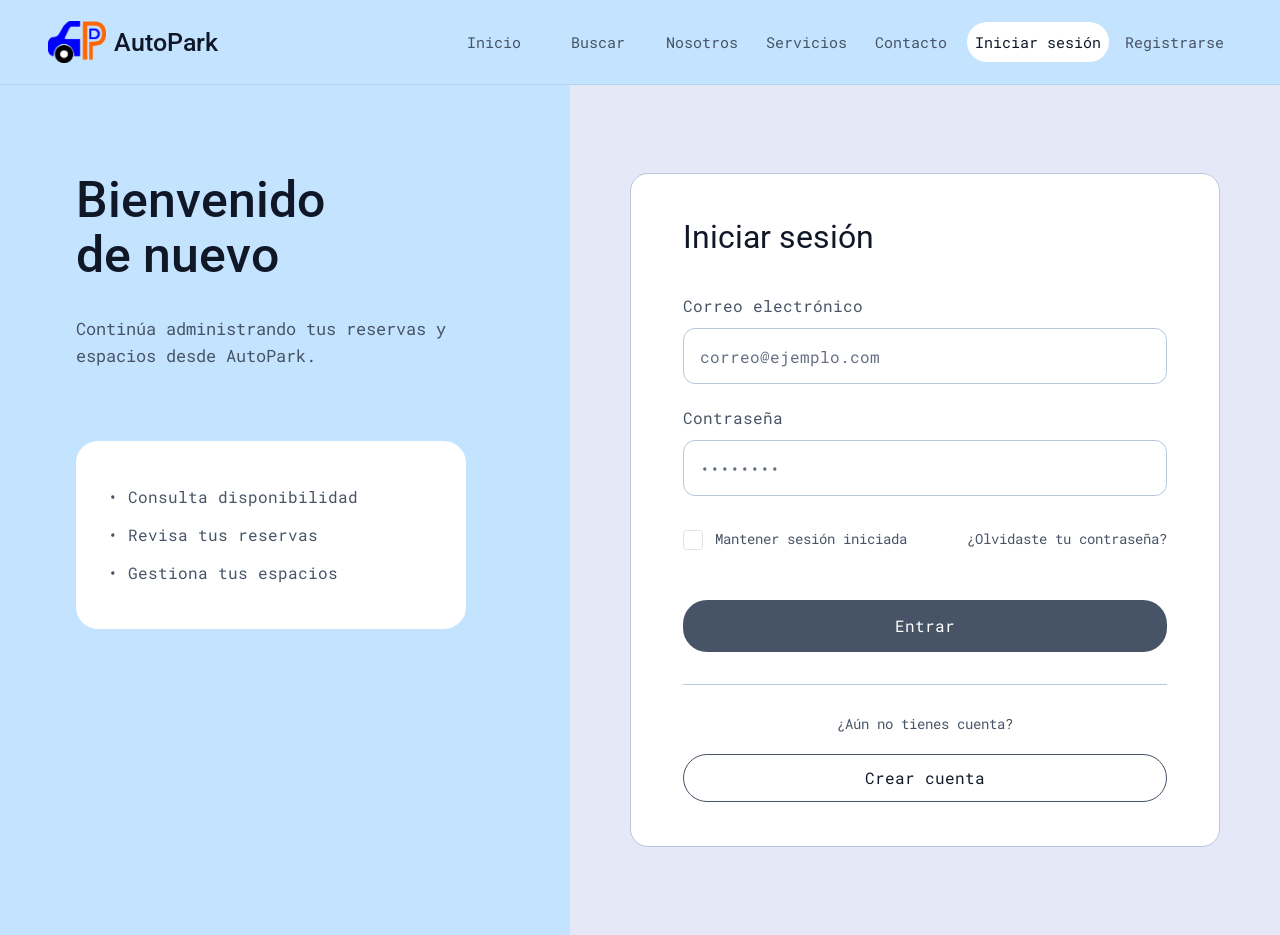
<file: login.html>
<!DOCTYPE html>
<html lang="es">

<head>

    <meta charset="UTF-8">

    <meta
        name="viewport"
        content="width=device-width, initial-scale=1.0"
    >

    <title>Iniciar sesión - AutoPark</title>

    <link rel="stylesheet" href="assets/vendor/bootstrap/bootstrap.min.css">

    <script src="assets/vendor/bootstrap/bootstrap.bundle.min.js"></script>

    <link
        rel="stylesheet"
        href="components/navbar/navbar.css"
    >

    <link
        rel="stylesheet"
        href="css/login.css"
    >

</head>


<body data-navbar-mode="guest">

    <!-- NAVBAR REUTILIZABLE -->
    <div id="navbar"></div>


    <main class="login-page">


        <!-- PANEL IZQUIERDO -->

        <section class="login-welcome">

            <div class="welcome-content">

                <h1>
                    Bienvenido<br>
                    de nuevo
                </h1>

                <p class="welcome-text">
                    Continúa administrando tus reservas
                    y espacios desde AutoPark.
                </p>


                <div class="welcome-card">

                    <p>• Consulta disponibilidad</p>

                    <p>• Revisa tus reservas</p>

                    <p>• Gestiona tus espacios</p>

                </div>

            </div>

        </section>



        <!-- PANEL DERECHO -->

        <section class="login-area">

            <div class="login-card">

                <h2>Iniciar sesión</h2>


                <form id="loginForm">


                    <!-- CORREO -->

                    <div class="form-group">

                        <label for="email">
                            Correo electrónico
                        </label>

                        <input class="form-control"
                            type="email"
                            id="email"
                            name="email"
                            placeholder="correo@ejemplo.com"
                            required
                        >

                    </div>


                    <!-- CONTRASEÑA -->

                    <div class="form-group">

                        <label for="password">
                            Contraseña
                        </label>

                        <input class="form-control"
                            type="password"
                            id="password"
                            name="password"
                            placeholder="••••••••"
                            required
                        >

                    </div>


                    <!-- OPCIONES -->

                    <div class="login-options">

                        <label class="remember-option">

                            <input class="form-check-input"
                                type="checkbox"
                                id="remember"
                                name="remember"
                            >

                            <span>
                                Mantener sesión iniciada
                            </span>

                        </label>


                        <a
                            href="#"
                            class="forgot-password"
                        >
                            ¿Olvidaste tu contraseña?
                        </a>

                    </div>


                    <!-- MENSAJE -->

                    <p
                        id="loginMessage"
                        class="login-message"
                    ></p>


                    <!-- ENTRAR -->

                    <button
                        type="submit"
                        class="btn btn-login"
                    >
                        Entrar
                    </button>


                    <div class="login-divider"></div>


                    <p class="register-text">
                        ¿Aún no tienes cuenta?
                    </p>


                    <a
                        href="registro.html"
                        class="btn-register"
                    >
                        Crear cuenta
                    </a>


                </form>

            </div>

        </section>

    </main>



    <!-- CARGAR NAVBAR -->

    <script>

        fetch("components/navbar/navbar.html")

            .then(response => response.text())

            .then(data => {

                document.getElementById("navbar").innerHTML = data;

                const script =
                    document.createElement("script");

                script.src =
                    "components/navbar/navbar.js";

                document.body.appendChild(script);

            })

            .catch(error => {

                console.error(
                    "Error al cargar el navbar:",
                    error
                );

            });

    </script>


    <script src="js/login.js"></script>

</body>

</html>
</file>
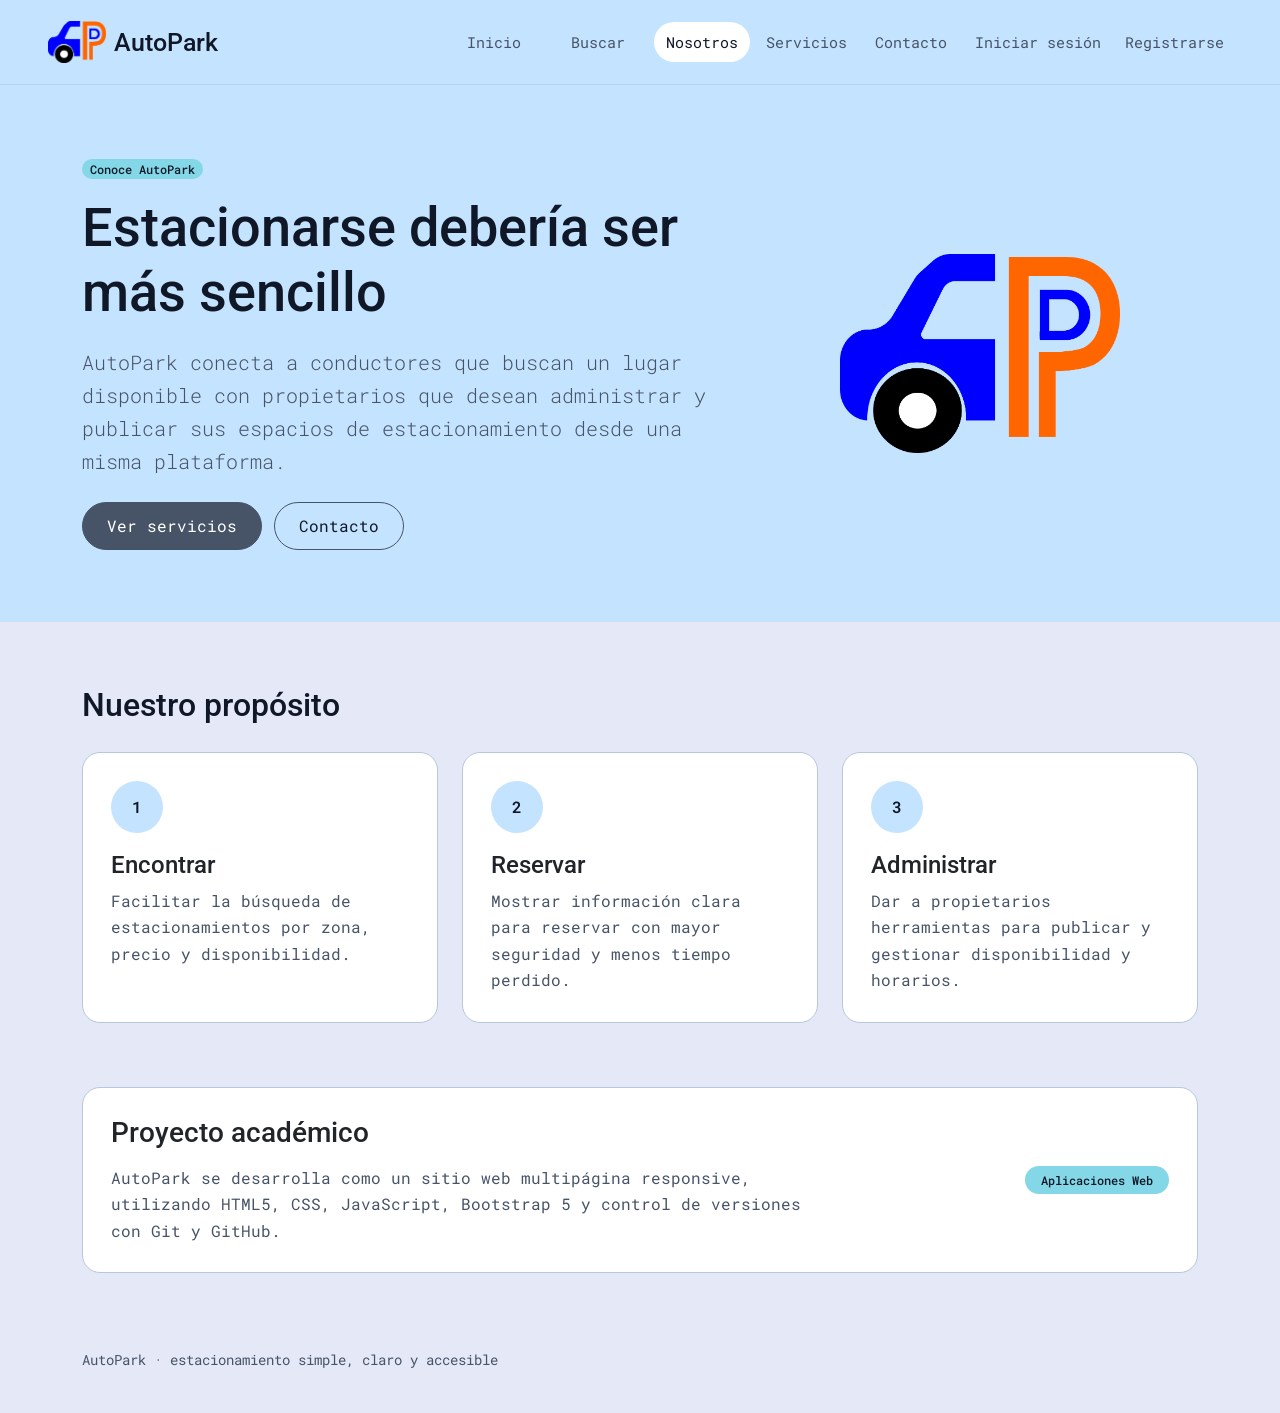
<file: nosotros.html>
<!DOCTYPE html>
<html lang="es">
<head>
    <meta charset="UTF-8">
    <meta name="viewport" content="width=device-width, initial-scale=1.0">
    <title>Nosotros - AutoPark</title>

    <link rel="stylesheet" href="assets/vendor/bootstrap/bootstrap.min.css">
    <script src="assets/vendor/bootstrap/bootstrap.bundle.min.js"></script>

    <link rel="stylesheet" href="components/navbar/navbar.css">
    <link rel="stylesheet" href="css/publicas.css">
</head>

<body>
    <header id="navbar"></header>

    <main>
        <section class="public-hero">
            <div class="container">
                <div class="row align-items-center g-5">
                    <div class="col-lg-7">
                        <span class="badge rounded-pill team-badge mb-3">Conoce AutoPark</span>
                        <h1>Estacionarse debería ser más sencillo</h1>
                        <p class="lead mb-4">
                            AutoPark conecta a conductores que buscan un lugar disponible
                            con propietarios que desean administrar y publicar sus espacios
                            de estacionamiento desde una misma plataforma.
                        </p>
                        <a href="servicios.html" class="btn autopark-btn-primary me-2">
                            Ver servicios
                        </a>
                        <a href="contacto.html" class="btn autopark-btn-outline">
                            Contacto
                        </a>
                    </div>

                    <div class="col-lg-5 text-center">
                        <img
                            src="assets/images/logo-autopark.png"
                            alt="Logotipo de AutoPark"
                            class="img-fluid"
                            style="max-width: 280px;"
                        >
                    </div>
                </div>
            </div>
        </section>

        <section class="public-section">
            <div class="container">
                <h2 class="section-title">Nuestro propósito</h2>

                <div class="row g-4">
                    <div class="col-md-4">
                        <article class="card autopark-card">
                            <div class="card-body">
                                <span class="autopark-icon">1</span>
                                <h3 class="h4">Encontrar</h3>
                                <p class="card-text">
                                    Facilitar la búsqueda de estacionamientos por zona,
                                    precio y disponibilidad.
                                </p>
                            </div>
                        </article>
                    </div>

                    <div class="col-md-4">
                        <article class="card autopark-card">
                            <div class="card-body">
                                <span class="autopark-icon">2</span>
                                <h3 class="h4">Reservar</h3>
                                <p class="card-text">
                                    Mostrar información clara para reservar con mayor
                                    seguridad y menos tiempo perdido.
                                </p>
                            </div>
                        </article>
                    </div>

                    <div class="col-md-4">
                        <article class="card autopark-card">
                            <div class="card-body">
                                <span class="autopark-icon">3</span>
                                <h3 class="h4">Administrar</h3>
                                <p class="card-text">
                                    Dar a propietarios herramientas para publicar y
                                    gestionar disponibilidad y horarios.
                                </p>
                            </div>
                        </article>
                    </div>
                </div>
            </div>
        </section>

        <section class="pb-5">
            <div class="container">
                <div class="card autopark-card">
                    <div class="card-body">
                        <div class="row align-items-center g-4">
                            <div class="col-lg-8">
                                <h2 class="h3 mb-3">Proyecto académico</h2>
                                <p class="public-copy mb-0">
                                    AutoPark se desarrolla como un sitio web multipágina
                                    responsive, utilizando HTML5, CSS, JavaScript,
                                    Bootstrap 5 y control de versiones con Git y GitHub.
                                </p>
                            </div>
                            <div class="col-lg-4 text-lg-end">
                                <span class="badge service-badge rounded-pill px-3 py-2">
                                    Aplicaciones Web
                                </span>
                            </div>
                        </div>
                    </div>
                </div>
            </div>
        </section>
    </main>

    <footer class="public-footer">
        <div class="container">
            AutoPark · estacionamiento simple, claro y accesible
        </div>
    </footer>

    <script>
        fetch("components/navbar/navbar.html")
            .then(response => response.text())
            .then(data => {
                document.getElementById("navbar").innerHTML = data;
                const script = document.createElement("script");
                script.src = "components/navbar/navbar.js";
                document.body.appendChild(script);
            })
            .catch(error => console.error("Error al cargar el navbar:", error));
    </script>
</body>
</html>
</file>
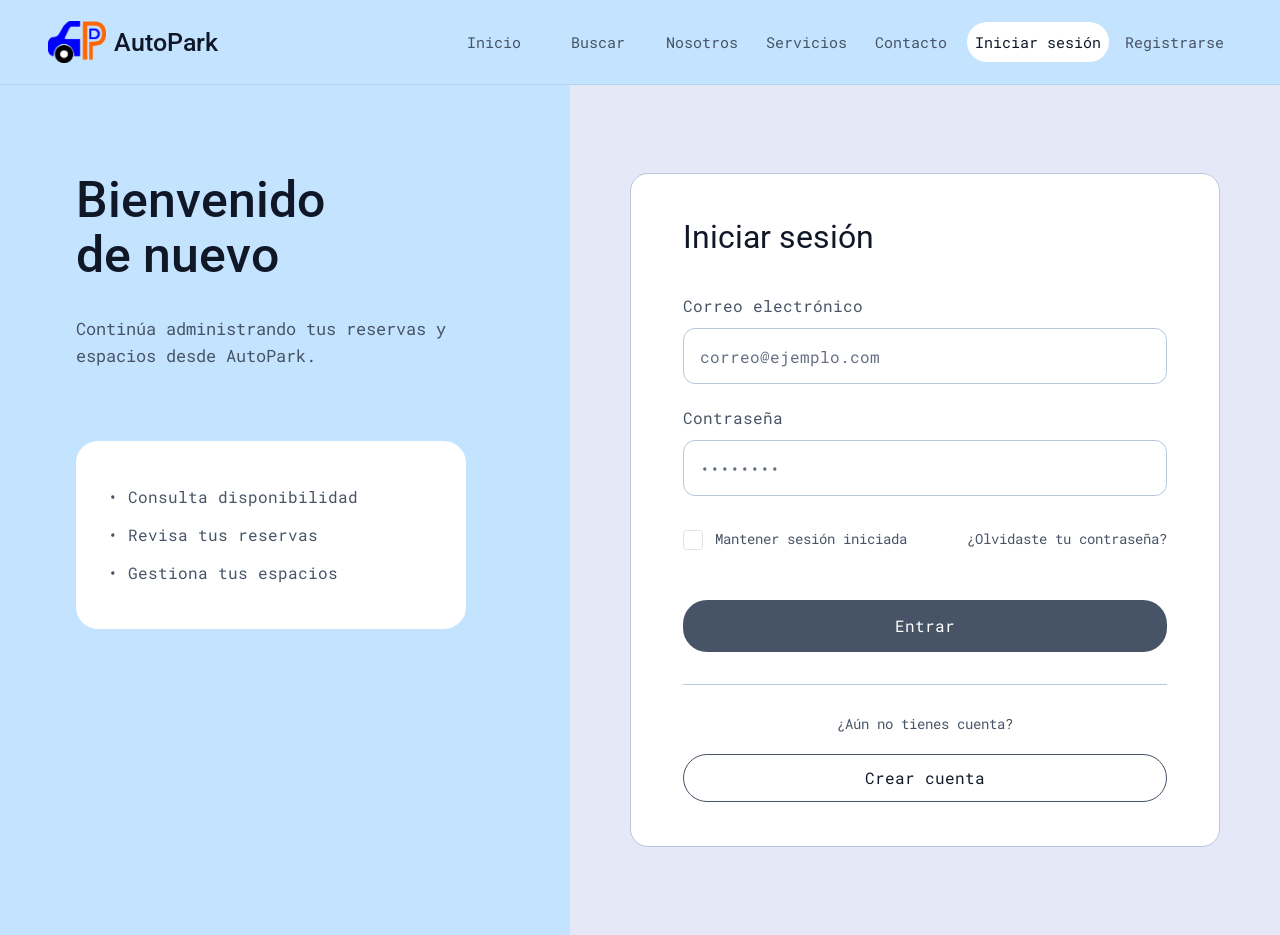
<file: perfil.html>
<!DOCTYPE html>
<html lang="es">

<head>

    <meta charset="UTF-8">

    <meta
        name="viewport"
        content="width=device-width, initial-scale=1.0"
    >

    <title>Perfil - AutoPark</title>

    <link rel="stylesheet" href="assets/vendor/bootstrap/bootstrap.min.css">
    
    <!-- Agregado opcionalmente Bootstrap Icons para que el ojito se vea correctamente -->
    <link rel="stylesheet" href="https://cdn.jsdelivr.net/npm/bootstrap-icons@1.11.3/font/bootstrap-icons.min.css">

    <script src="assets/vendor/bootstrap/bootstrap.bundle.min.js"></script>

    <link
        rel="stylesheet"
        href="components/navbar/navbar.css"
    >

    <link
        rel="stylesheet"
        href="css/perfil.css"
    >

</head>


<body data-navbar-mode="user">

    <!-- NAVBAR REUTILIZABLE -->
    <div id="navbar"></div>


    <main class="perfil-page">


        <!-- ENCABEZADO -->

        <header class="perfil-header">

            <h1>Perfil</h1>

            <p class="perfil-subtitle">
                Consulta y edita la información asociada a tu cuenta.
            </p>

        </header>


        <!-- DISTRIBUCIÓN PRINCIPAL -->

        <div class="perfil-layout">


            <!-- PANEL IZQUIERDO (TARJETA LATERAL) -->

            <aside class="card-sidebar">

                <div
                    class="avatar"
                    id="avatarInitials"
                >FR</div>

                <h2
                    class="user-name"
                    id="userNameTitle"
                >Fernando Ruiz</h2>

                <p class="user-status">
                    Conductor · Cuenta activa
                </p>


                <div class="divider"></div>


                <div class="stats-list">

                    <div class="stat-item">
                        <span>Reservas realizadas</span>
                        <span class="stat-number">12</span>
                    </div>

                    <div class="stat-item">
                        <span>Espacios publicados</span>
                        <span class="stat-number">3</span>
                    </div>

                </div>


                <button
                    type="button"
                    class="btn btn-outline btn-full"
                    id="btnLogout"
                >
                    Cerrar sesión
                </button>

            </aside>


            <!-- PANEL DERECHO (FORMULARIO DE PERFIL) -->

            <section class="card-form">

                <h2>Información personal</h2>


                <form id="profileForm">


                    <div class="form-grid">


                        <!-- NOMBRE -->

                        <div class="form-group">

                            <label for="nombre">
                                Nombre completo
                            </label>

                            <input class="form-control"
                                type="text"
                                id="nombre"
                                name="nombre"
                                value="Fernando Ruiz"
                                disabled
                                required
                            >

                        </div>


                        <!-- CORREO -->

                        <div class="form-group">

                            <label for="correo">
                                Correo electrónico
                            </label>

                            <input class="form-control"
                                type="email"
                                id="correo"
                                name="correo"
                                value="correo@ejemplo.com"
                                disabled
                                required
                            >

                        </div>


                        <!-- TELÉFONO -->

                        <div class="form-group">

                            <label for="telefono">
                                Teléfono
                            </label>

                            <input class="form-control"
                                type="tel"
                                id="telefono"
                                name="telefono"
                                value="771 000 0000"
                                disabled
                            >

                        </div>


                        <!-- TIPO DE CUENTA -->

                        <div class="form-group">

                            <label for="tipoCuenta">
                                Tipo de cuenta
                            </label>

                            <input class="form-control"
                                type="text"
                                id="tipoCuenta"
                                name="tipoCuenta"
                                value="Conductor"
                                disabled
                            >

                        </div>


                        <!-- CIUDAD -->

                        <div class="form-group">

                            <label for="ciudad">
                                Ciudad
                            </label>

                            <input class="form-control"
                                type="text"
                                id="ciudad"
                                name="ciudad"
                                value="Pachuca de Soto"
                                disabled
                            >

                        </div>


                        <!-- CONTRASEÑA -->

                        <div class="form-group">

                            <label for="contrasena">
                                Contraseña
                            </label>

                            <!-- Modificado con input-group para albergar el botón del ojito -->
                            <div class="input-group">
                                <input class="form-control"
                                    type="password"
                                    id="contrasena"
                                    name="contrasena"
                                    value="••••••••"
                                    disabled
                                >
                                <button class="btn btn-outline-secondary" type="button" id="btnTogglePassword">
                                    <i class="bi bi-eye"></i>
                                </button>
                            </div>

                        </div>


                    </div>


                    <!-- BOTONES DE ACCIÓN -->

                    <div class="form-actions">

                        <button
                            type="button"
                            class="btn btn-dark"
                            id="btnEditar"
                        >
                            Editar perfil
                        </button>

                        <button
                            type="submit"
                            class="btn btn-cyan"
                            id="btnGuardar"
                            disabled
                        >
                            Guardar cambios
                        </button>

                        <button
                            type="button"
                            class="btn btn-outline"
                            id="btnCancelar"
                            disabled
                        >
                            Cancelar
                        </button>

                    </div>


                    <p class="form-hint">
                        Los campos se habilitan al seleccionar "Editar perfil".
                    </p>


                </form>

            </section>


        </div>


    </main>


    <!-- CARGAR NAVBAR REUTILIZABLE -->

    <script>

        fetch("components/navbar/navbar.html")

            .then(response => response.text())

            .then(data => {

                document.getElementById("navbar").innerHTML = data;

                const script =
                    document.createElement("script");

                script.src =
                    "components/navbar/navbar.js";

                document.body.appendChild(script);

            })

            .catch(error => {

                console.error(
                    "Error al cargar el navbar:",
                    error
                );

            });

    </script>


    <script src="js/perfil.js"></script>

</body>

</html>
</file>
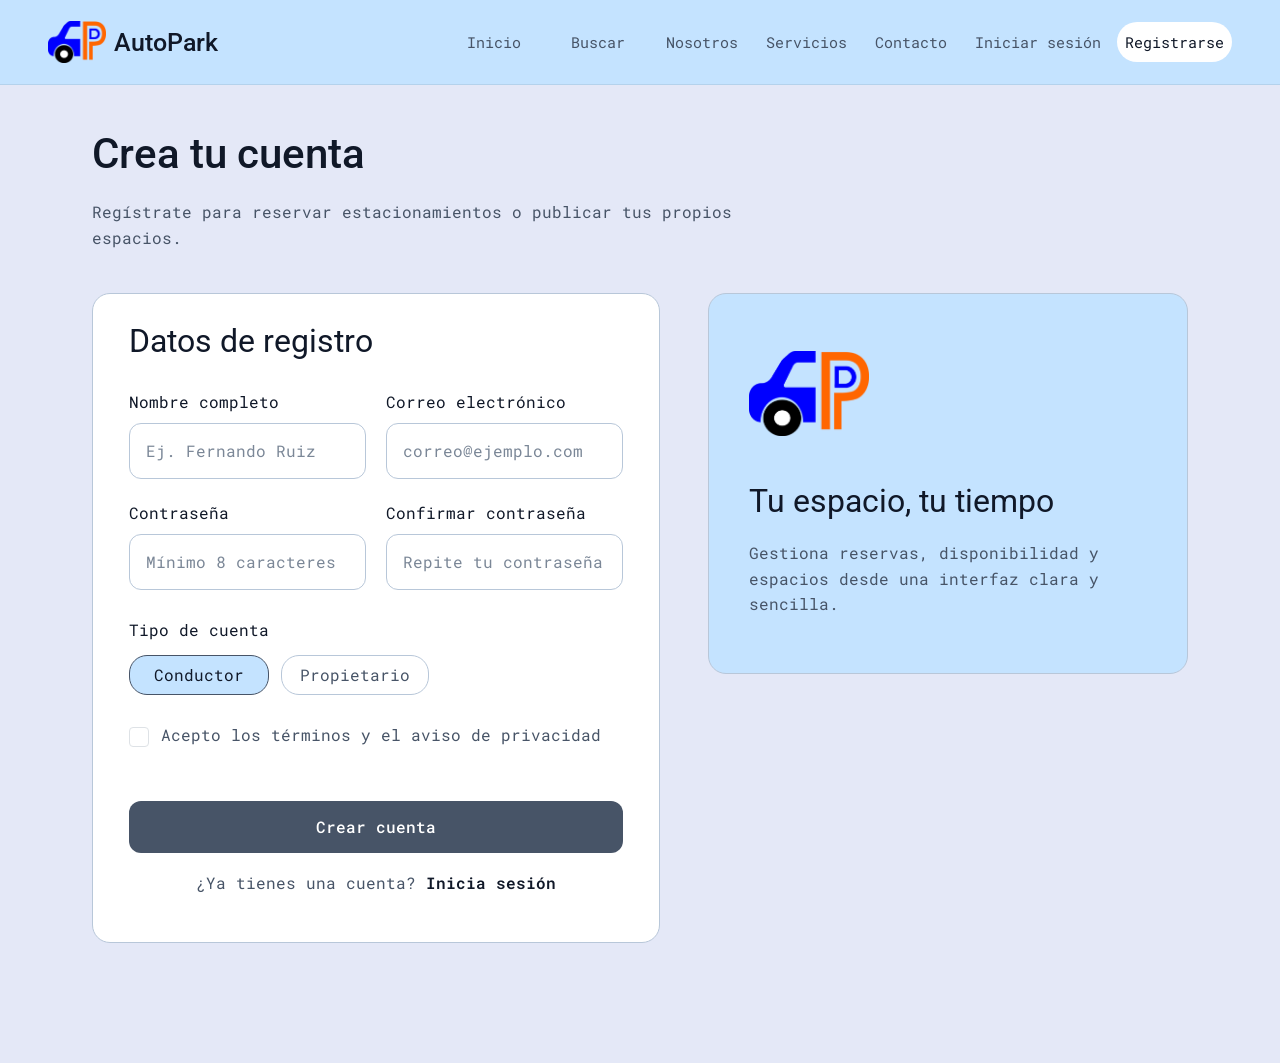
<file: registro.html>
<!DOCTYPE html>
<html lang="es">

<head>

    <meta charset="UTF-8">

    <meta
        name="viewport"
        content="width=device-width, initial-scale=1.0"
    >

    <title>Registro - AutoPark</title>

    <link rel="stylesheet" href="assets/vendor/bootstrap/bootstrap.min.css">

    <script src="assets/vendor/bootstrap/bootstrap.bundle.min.js"></script>

    <link
        rel="stylesheet"
        href="components/navbar/navbar.css"
    >

    <link
        rel="stylesheet"
        href="css/registro.css"
    >

</head>


<body data-navbar-mode="guest">

    <!-- NAVBAR -->
    <div id="navbar"></div>


    <!-- CONTENIDO -->
    <main class="registro-page">

        <section class="registro-header">

            <h1>Crea tu cuenta</h1>

            <p>
                Regístrate para reservar estacionamientos
                o publicar tus propios espacios.
            </p>

        </section>


        <div class="registro-layout">


            <!-- FORMULARIO -->
            <section class="registro-card">

                <h2>Datos de registro</h2>


                <form id="registroForm">


                    <div class="form-grid">


                        <div class="form-group">

                            <label for="nombre">
                                Nombre completo
                            </label>

                            <input class="form-control"
                                type="text"
                                id="nombre"
                                name="nombre"
                                placeholder="Ej. Fernando Ruiz"
                                required
                            >

                        </div>


                        <div class="form-group">

                            <label for="correo">
                                Correo electrónico
                            </label>

                            <input class="form-control"
                                type="email"
                                id="correo"
                                name="correo"
                                placeholder="correo@ejemplo.com"
                                required
                            >

                        </div>


                        <div class="form-group">

                            <label for="password">
                                Contraseña
                            </label>

                            <input class="form-control"
                                type="password"
                                id="password"
                                name="password"
                                placeholder="Mínimo 8 caracteres"
                                minlength="8"
                                required
                            >

                        </div>


                        <div class="form-group">

                            <label for="confirmPassword">
                                Confirmar contraseña
                            </label>

                            <input class="form-control"
                                type="password"
                                id="confirmPassword"
                                name="confirmPassword"
                                placeholder="Repite tu contraseña"
                                minlength="8"
                                required
                            >

                        </div>

                    </div>


                    <!-- TIPO DE CUENTA -->

                    <div class="account-section">

                        <span class="account-label">
                            Tipo de cuenta
                        </span>


                        <div class="account-options">

                            <label class="account-option selected">

                                <input class="form-check-input"
                                    type="radio"
                                    name="tipoCuenta"
                                    value="conductor"
                                    checked
                                >

                                Conductor

                            </label>


                            <label class="account-option">

                                <input class="form-check-input"
                                    type="radio"
                                    name="tipoCuenta"
                                    value="propietario"
                                >

                                Propietario

                            </label>

                        </div>

                    </div>


                    <!-- TÉRMINOS -->

                    <label class="terms">

                        <input class="form-check-input"
                            type="checkbox"
                            id="terminos"
                            required
                        >

                        <span>
                            Acepto los términos y el aviso de privacidad
                        </span>

                    </label>


                    <!-- ERROR -->

                    <p
                        id="registroMensaje"
                        class="registro-mensaje"
                    ></p>


                    <!-- BOTÓN -->

                    <button
                        type="submit"
                        class="btn btn-crear-cuenta"
                    >
                        Crear cuenta
                    </button>


                    <p class="login-link">

                        ¿Ya tienes una cuenta?

                        <a href="login.html">
                            Inicia sesión
                        </a>

                    </p>

                </form>

            </section>


            <!-- PANEL DERECHO -->

            <aside class="registro-info">

                <img
                    src="assets/images/logo-autopark.png"
                    alt="AutoPark"
                    class="registro-info-logo"
                >

                <h2>
                    Tu espacio, tu tiempo
                </h2>

                <p>
                    Gestiona reservas, disponibilidad
                    y espacios desde una interfaz clara
                    y sencilla.
                </p>

            </aside>


        </div>

    </main>


    <!-- NAVBAR -->

    <script>

        fetch("components/navbar/navbar.html")

            .then(response => response.text())

            .then(data => {

                document.getElementById("navbar").innerHTML = data;

                const script =
                    document.createElement("script");

                script.src =
                    "components/navbar/navbar.js";

                document.body.appendChild(script);

            })

            .catch(error => {

                console.error(
                    "Error al cargar el navbar:",
                    error
                );

            });

    </script>


    <script src="js/registro.js"></script>

</body>

</html>
</file>
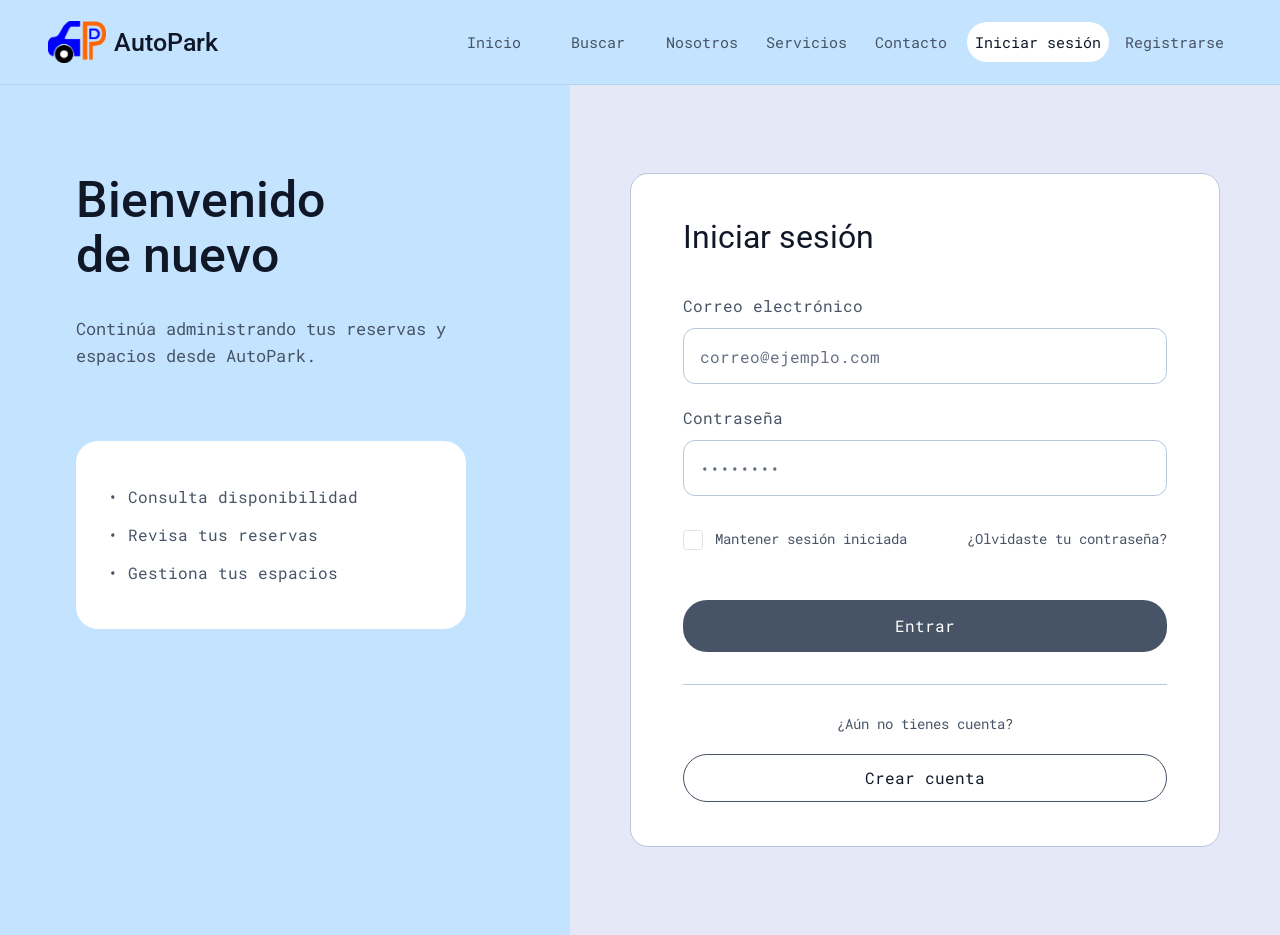
<file: reservas.html>
<!DOCTYPE html>
<html lang="es">

<head>

    <meta charset="UTF-8">

    <meta
        name="viewport"
        content="width=device-width, initial-scale=1.0"
    >

    <title>Mis reservas - AutoPark</title>

    <link rel="stylesheet" href="assets/vendor/bootstrap/bootstrap.min.css">

    <script src="assets/vendor/bootstrap/bootstrap.bundle.min.js"></script>

    <link
        rel="stylesheet"
        href="components/navbar/navbar.css"
    >

    <link
        rel="stylesheet"
        href="css/reservas.css"
    >

</head>


<body>

    <div id="navbar"></div>


    <main class="reservas-page">

        <header class="reservas-header">

            <h1>
                Mis reservas
            </h1>

            <p>
                Consulta tus reservas activas y tu historial.
            </p>

        </header>


        <ul
            class="nav nav-tabs tabs"
            role="tablist"
            aria-label="Filtros de reservas"
        >
            <li class="nav-item" role="presentation">
                <button
                    type="button"
                    class="nav-link tab-button active"
                    data-tab="activas"
                    role="tab"
                    aria-selected="true"
                >
                    Activas
                </button>
            </li>

            <li class="nav-item" role="presentation">
                <button
                    type="button"
                    class="nav-link tab-button"
                    data-tab="historial"
                    role="tab"
                    aria-selected="false"
                >
                    Historial
                </button>
            </li>
        </ul>


        <section
            id="reservasContainer"
            class="reservas-container"
        ></section>


        <div
            id="emptyState"
            class="empty-state hidden"
        >

            <h2>
                No hay reservas
            </h2>

            <p>
                Aquí aparecerán tus reservas cuando realices una.
            </p>

        </div>

    </main>



    <script>

        fetch("components/navbar/navbar.html")

            .then(response => response.text())

            .then(data => {

                document.getElementById("navbar").innerHTML = data;

                const script =
                    document.createElement("script");

                script.src =
                    "components/navbar/navbar.js";

                document.body.appendChild(script);

            })

            .catch(error => {

                console.error(
                    "Error al cargar el navbar:",
                    error
                );

            });

    </script>


    <script src="js/reservas.js"></script>

</body>

</html>
</file>
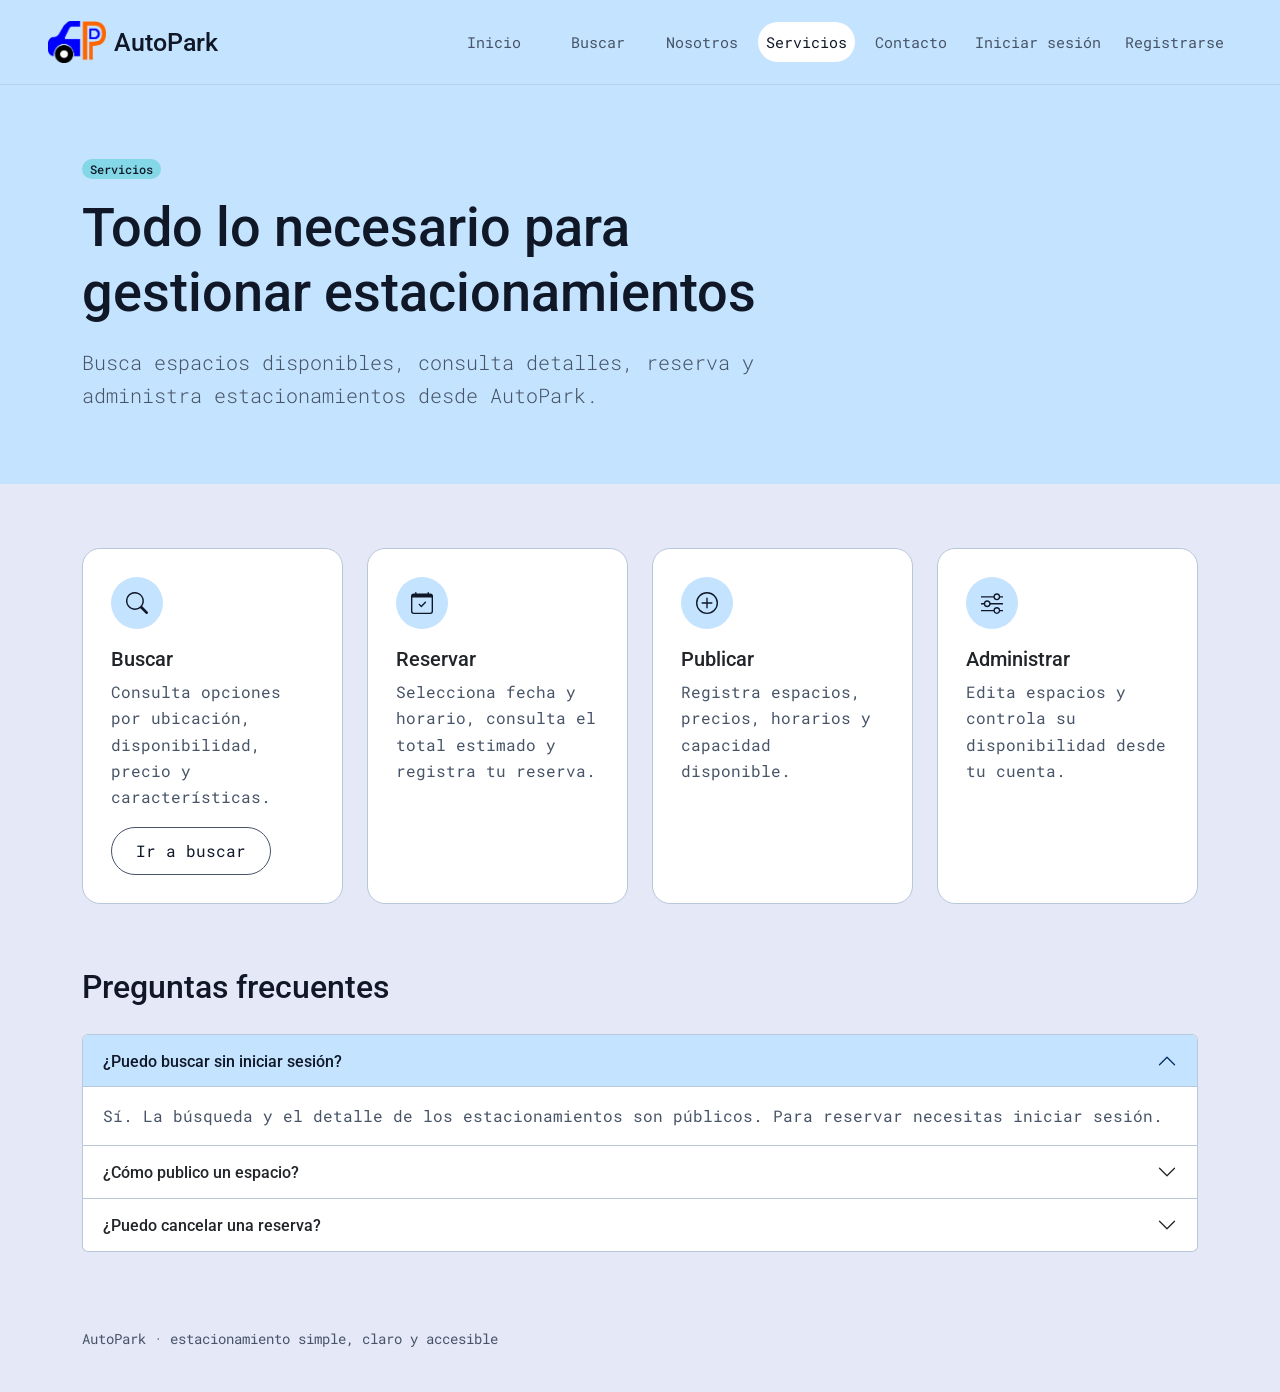
<file: servicios.html>
<!DOCTYPE html>
<html lang="es">
<head>
    <meta charset="UTF-8">
    <meta name="viewport" content="width=device-width, initial-scale=1.0">
    <title>Servicios - AutoPark</title>

    

    
    <link rel="stylesheet" href="assets/vendor/bootstrap/bootstrap.min.css">

    <script src="assets/vendor/bootstrap/bootstrap.bundle.min.js"></script>

<link rel="stylesheet" href="components/navbar/navbar.css">
    <link rel="stylesheet" href="css/publicas.css">
</head>

<body>
    <header id="navbar"></header>

    <main>
        <section class="public-hero">
            <div class="container">
                <div class="row align-items-center g-4">
                    <div class="col-lg-8">
                        <span class="badge rounded-pill service-badge mb-3">Servicios</span>
                        <h1>Todo lo necesario para gestionar estacionamientos</h1>
                        <p class="lead mb-0">
                            Busca espacios disponibles, consulta detalles, reserva y
                            administra estacionamientos desde AutoPark.
                        </p>
                    </div>
                </div>
            </div>
        </section>

        <section class="public-section">
            <div class="container">
                <div class="row g-4">
                    <div class="col-sm-6 col-lg-3">
                        <article class="card autopark-card">
                            <div class="card-body">
                                <span class="autopark-icon"><img src="assets/icons/search.svg" alt="" class="autopark-icon-img" aria-hidden="true"></span>
                                <h2 class="h5">Buscar</h2>
                                <p class="card-text">
                                    Consulta opciones por ubicación, disponibilidad,
                                    precio y características.
                                </p>
                                <a href="busqueda.html" class="btn autopark-btn-outline">
                                    Ir a buscar
                                </a>
                            </div>
                        </article>
                    </div>

                    <div class="col-sm-6 col-lg-3">
                        <article class="card autopark-card">
                            <div class="card-body">
                                <span class="autopark-icon"><img src="assets/icons/calendar-check.svg" alt="" class="autopark-icon-img" aria-hidden="true"></span>
                                <h2 class="h5">Reservar</h2>
                                <p class="card-text">
                                    Selecciona fecha y horario, consulta el total estimado
                                    y registra tu reserva.
                                </p>
                            </div>
                        </article>
                    </div>

                    <div class="col-sm-6 col-lg-3">
                        <article class="card autopark-card">
                            <div class="card-body">
                                <span class="autopark-icon"><img src="assets/icons/plus-circle.svg" alt="" class="autopark-icon-img" aria-hidden="true"></span>
                                <h2 class="h5">Publicar</h2>
                                <p class="card-text">
                                    Registra espacios, precios, horarios y capacidad
                                    disponible.
                                </p>
                            </div>
                        </article>
                    </div>

                    <div class="col-sm-6 col-lg-3">
                        <article class="card autopark-card">
                            <div class="card-body">
                                <span class="autopark-icon"><img src="assets/icons/sliders.svg" alt="" class="autopark-icon-img" aria-hidden="true"></span>
                                <h2 class="h5">Administrar</h2>
                                <p class="card-text">
                                    Edita espacios y controla su disponibilidad desde
                                    tu cuenta.
                                </p>
                            </div>
                        </article>
                    </div>
                </div>
            </div>
        </section>

        <section class="pb-5">
            <div class="container">
                <h2 class="section-title">Preguntas frecuentes</h2>

                <div class="accordion" id="servicesAccordion">
                    <div class="accordion-item">
                        <h3 class="accordion-header">
                            <button
                                class="accordion-button"
                                type="button"
                                data-bs-toggle="collapse"
                                data-bs-target="#faqOne"
                                aria-expanded="true"
                                aria-controls="faqOne"
                            >
                                ¿Puedo buscar sin iniciar sesión?
                            </button>
                        </h3>
                        <div
                            id="faqOne"
                            class="accordion-collapse collapse show"
                            data-bs-parent="#servicesAccordion"
                        >
                            <div class="accordion-body">
                                Sí. La búsqueda y el detalle de los estacionamientos son
                                públicos. Para reservar necesitas iniciar sesión.
                            </div>
                        </div>
                    </div>

                    <div class="accordion-item">
                        <h3 class="accordion-header">
                            <button
                                class="accordion-button collapsed"
                                type="button"
                                data-bs-toggle="collapse"
                                data-bs-target="#faqTwo"
                                aria-expanded="false"
                                aria-controls="faqTwo"
                            >
                                ¿Cómo publico un espacio?
                            </button>
                        </h3>
                        <div
                            id="faqTwo"
                            class="accordion-collapse collapse"
                            data-bs-parent="#servicesAccordion"
                        >
                            <div class="accordion-body">
                                Inicia sesión y entra a Mis espacios. Desde ahí puedes
                                publicar y posteriormente modificar horario, capacidad
                                y disponibilidad.
                            </div>
                        </div>
                    </div>

                    <div class="accordion-item">
                        <h3 class="accordion-header">
                            <button
                                class="accordion-button collapsed"
                                type="button"
                                data-bs-toggle="collapse"
                                data-bs-target="#faqThree"
                                aria-expanded="false"
                                aria-controls="faqThree"
                            >
                                ¿Puedo cancelar una reserva?
                            </button>
                        </h3>
                        <div
                            id="faqThree"
                            class="accordion-collapse collapse"
                            data-bs-parent="#servicesAccordion"
                        >
                            <div class="accordion-body">
                                Sí. En Mis reservas puedes cancelar una reserva activa y
                                después consultarla desde el historial.
                            </div>
                        </div>
                    </div>
                </div>
            </div>
        </section>
    </main>

    <footer class="public-footer">
        <div class="container">
            AutoPark · estacionamiento simple, claro y accesible
        </div>
    </footer>

    <script>
        fetch("components/navbar/navbar.html")
            .then(response => response.text())
            .then(data => {
                document.getElementById("navbar").innerHTML = data;
                const script = document.createElement("script");
                script.src = "components/navbar/navbar.js";
                document.body.appendChild(script);
            })
            .catch(error => console.error("Error al cargar el navbar:", error));
    </script>
</body>
</html>
</file>
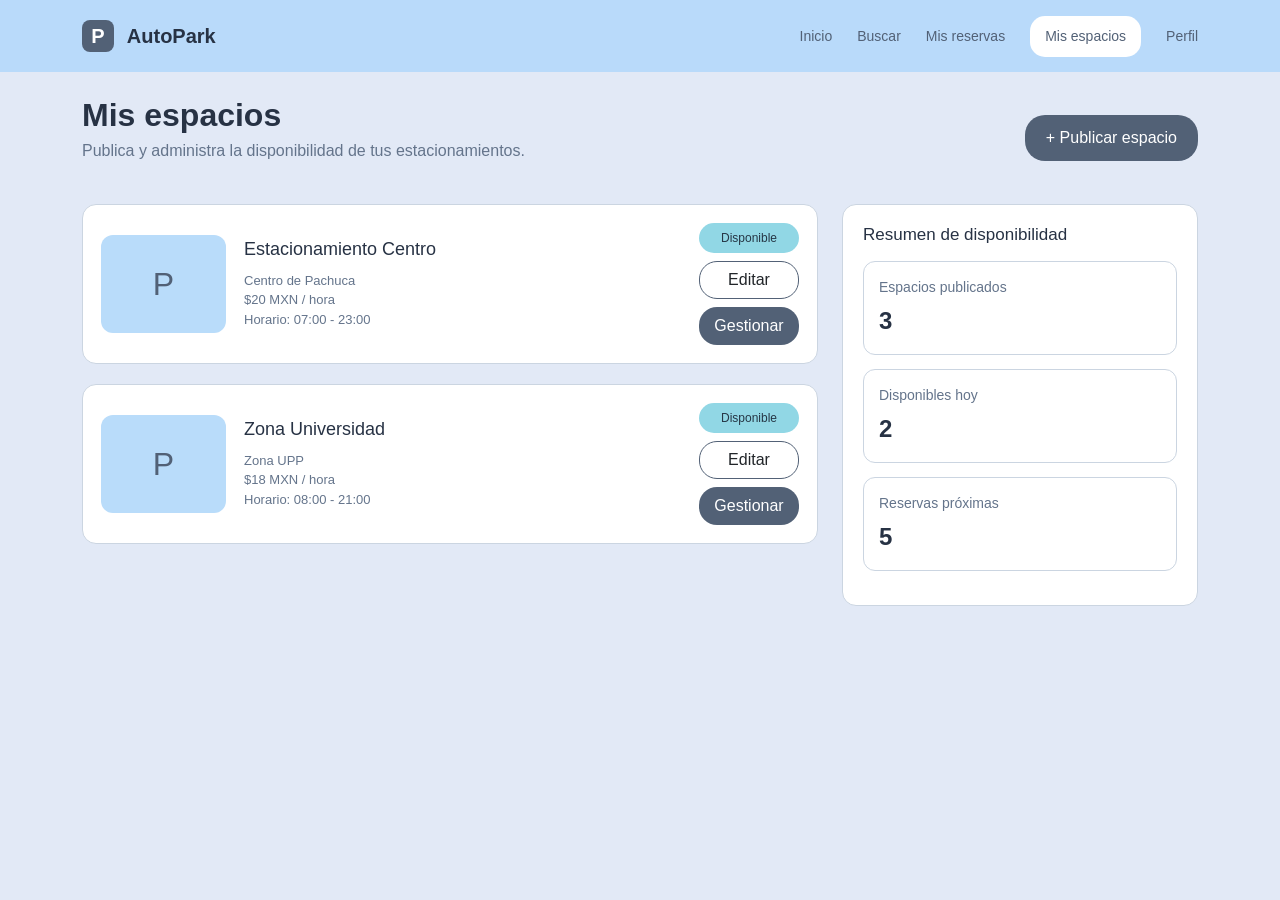
<file: modal-informacion-dinamica/gestionarDisponibilidad.html>
<!DOCTYPE html>
<html lang="es">

<head>
    <meta charset="UTF-8">
    <meta name="viewport" content="width=device-width, initial-scale=1.0">

    <title>AutoPark - Mis espacios</title>

    
    <link
        href="https://cdn.jsdelivr.net/npm/bootstrap@5.3.3/dist/css/bootstrap.min.css"
        rel="stylesheet">

    
    <link rel="stylesheet" href="gestionarDisponibilidad.css">
</head>

<body>

    
    <nav class="navbar navbar-expand-lg">
        <div class="container">

            <a class="navbar-brand" href="#">
                <span class="logo">P</span>
                AutoPark
            </a>

            <div class="menu">
                <a href="#">Inicio</a>
                <a href="#">Buscar</a>
                <a href="#">Mis reservas</a>
                <a class="activo" href="#">Mis espacios</a>
                <a href="#">Perfil</a>
            </div>

        </div>
    </nav>


    
    <main class="container py-4">

        <div class="encabezado">

            <div>
                <h1>Mis espacios</h1>

                <p>
                    Publica y administra la disponibilidad
                    de tus estacionamientos.
                </p>
            </div>

            <button class="btn publicar" type="button">
                + Publicar espacio
            </button>

        </div>


        <div class="row g-4">

        
            <section class="col-lg-8 lista-espacios">

                
            
                <div class="espacio">
                    <div class="imagen-espacio">
                        P
                    </div>

                    <div class="informacion">
                        <h3 class="nombre-estacionamiento">
                            Estacionamiento Centro
                        </h3>

                        <p>
                            <span class="direccion-estacionamiento">
                                Centro de Pachuca
                            </span><br>

                            $<span class="precio-estacionamiento">20</span> MXN / hora<br>

                            Horario:
                            <span id="horario1">07:00 - 23:00</span>
                        </p>
                    </div>

                    <div class="acciones">
                        <span id="estado1" class="disponible">Disponible</span>

                        <button class="btn editar" type="button"
                                data-bs-toggle="modal"
                                data-bs-target="#modalEditar">
                            Editar
                        </button>

                        <button class="btn gestionar" type="button">
                            Gestionar
                        </button>
                    </div>
                </div>

                
                <div class="espacio">
                    <div class="imagen-espacio">
                        P
                    </div>

                    <div class="informacion">
                        <h3 class="nombre-estacionamiento">
                            Zona Universidad
                        </h3>

                        <p>
                            <span class="direccion-estacionamiento">
                                Zona UPP
                            </span><br>

                            $<span class="precio-estacionamiento">18</span> MXN / hora<br>

                            Horario:
                            <span id="horario2">08:00 - 21:00</span>
                        </p>
                    </div>

                    <div class="acciones">
                        <span id="estado2" class="disponible">Disponible</span>

                        <button class="btn editar" type="button"
                                data-bs-toggle="modal"
                                data-bs-target="#modalEditar">
                            Editar
                        </button>

                        <button class="btn gestionar" type="button">
                            Gestionar
                        </button>
                    </div>
                </div>
                
            </section>

            <aside class="col-lg-4">

                <div class="resumen">

                    <h3>Resumen de disponibilidad</h3>

                    <div class="dato">
                        <small>Espacios publicados</small>
                        <strong>3</strong>
                    </div>

                    <div class="dato">
                        <small>Disponibles hoy</small>
                        <strong>2</strong>
                    </div>

                    <div class="dato">
                        <small>Reservas próximas</small>
                        <strong>5</strong>
                    </div>

                </div>

            </aside>

        </div>


       
        <div id="panelGestion" class="collapse gestion">

            <h3>Gestionar espacio</h3>

            <label>Disponibilidad</label>

            <select id="nuevaDisponibilidad">
                <option value="Disponible">Disponible</option>
                <option value="No disponible">No disponible</option>
            </select>

            <label>Horario</label>

            <div class="horarios">

                <input
                    type="time"
                    id="horaInicio"
                    value="07:00">

                <span>hasta</span>

                <input
                    type="time"
                    id="horaFin"
                    value="23:00">

            </div>

            <button
                class="btn guardar"
                id="btnGuardar"
                type="button">

                Guardar cambios

            </button>

        </div>

    </main>


    
    <div class="modal fade" id="modalEditar" tabindex="-1"
         aria-labelledby="tituloModalEditar" aria-hidden="true">

        <div class="modal-dialog">
            <div class="modal-content">

                <div class="modal-header">
                    <h5 class="modal-title" id="tituloModalEditar">
                        Editar estacionamiento
                    </h5>

                    <button type="button" class="btn-close"
                            data-bs-dismiss="modal"
                            aria-label="Cerrar"></button>
                </div>

                <div class="modal-body">
                    <label for="nombreEstacionamiento" class="form-label">
                        Nombre del estacionamiento
                    </label>
                    <input type="text" id="nombreEstacionamiento"
                           class="form-control" required>

                    <label for="direccionEstacionamiento"
                           class="form-label mt-3">
                        Dirección
                    </label>
                    <input type="text" id="direccionEstacionamiento"
                           class="form-control" required>

                    <label for="precioEstacionamiento"
                           class="form-label mt-3">
                        Precio por hora
                    </label>
                    <input type="number" id="precioEstacionamiento"
                           class="form-control" min="1" required>
                </div>

                <div class="modal-footer">
                    <button type="button" class="btn btn-secondary"
                            data-bs-dismiss="modal">
                        Cancelar
                    </button>

                    <button type="button" class="btn btn-primary"
                            id="guardarEdicion">
                        Guardar cambios
                    </button>
                </div>

            </div>
        </div>
    </div>



<div class="toast-container position-fixed top-0 end-0 p-3">

    <div id="autoparkToast"
         class="toast"
         role="status"
         aria-live="polite"
         aria-atomic="true">

        <div class="toast-header">
            <strong class="me-auto">AutoPark</strong>

            <small>Ahora</small>

            <button type="button"
                    class="btn-close"
                    data-bs-dismiss="toast"
                    aria-label="Cerrar">
            </button>
        </div>

        <div class="toast-body" id="mensajeToast">
            Operación realizada correctamente.
        </div>

    </div>

</div>


   
    <script src="https://cdn.jsdelivr.net/npm/bootstrap@5.3.3/dist/js/bootstrap.bundle.min.js"></script>

    
    <script src="gestionarDisponibilidad.js"></script>


</body>

</html>
</file>
<file: components/navbar/navbar.css>
@import url('https://fonts.googleapis.com/css2?family=Roboto:wght@400;500;600;700&family=Roboto+Mono:wght@400;500;600&display=swap');

* {
    box-sizing: border-box;
}

.autopark-navbar {
    min-height: 82px;
    background-color: #C4E3FF;
    border-bottom: 1px solid rgba(71, 84, 103, 0.12);
    position: relative;
    z-index: 1030;
}

.navbar-logo {
    width: 58px;
    height: 58px;
    object-fit: contain;
    display: block;
}

.navbar-title {
    font-family: "Roboto", sans-serif;
    font-size: 25px;
    font-weight: 500;
    color: #101828;
    line-height: 1;
}

.autopark-navbar .navbar-brand {
    text-decoration: none;
}

.autopark-navbar .nav-link {
    min-width: 96px;
    min-height: 40px;
    padding: 8px 14px;
    display: flex;
    align-items: center;
    justify-content: center;
    border-radius: 20px;
    font-family: "Roboto Mono", monospace;
    font-size: 15px;
    font-weight: 400;
    color: #475467;
    text-decoration: none;
    white-space: nowrap;
    transition:
        background-color 0.2s ease,
        color 0.2s ease,
        transform 0.15s ease;
}

.autopark-navbar .wide-link {
    min-width: 128px;
}

.autopark-navbar .nav-link:hover,
.autopark-navbar .nav-link:focus {
    background-color: rgba(255, 255, 255, 0.6);
    color: #101828;
}

.autopark-navbar .nav-link:active {
    transform: scale(0.97);
}

.autopark-navbar .nav-link.active {
    background-color: #FFFFFF;
    color: #101828;
}

.logout-button {
    min-width: 144px;
    border: none;
    background: transparent;
    cursor: pointer;
}

.autopark-navbar .navbar-toggler {
    border: 1px solid #475467;
    box-shadow: none;
}

.autopark-navbar .navbar-toggler:focus {
    box-shadow: 0 0 0 3px rgba(132, 215, 230, 0.45);
}

.guest-only {
    display: none;
}

body[data-navbar-mode="guest"] .auth-only {
    display: none !important;
}

body[data-navbar-mode="guest"] .guest-only {
    display: list-item;
}

body:not([data-navbar-mode="guest"]) .guest-only {
    display: none !important;
}

@media (max-width: 991.98px) {
    .autopark-navbar .navbar-collapse {
        padding: 18px 0 8px;
    }

    .autopark-navbar .navbar-nav {
        align-items: stretch !important;
        gap: 8px;
    }

    .autopark-navbar .nav-link,
    .autopark-navbar .wide-link,
    .logout-button {
        width: 100%;
        min-width: 0;
        justify-content: flex-start;
        padding: 10px 16px;
    }
}

@media (max-width: 480px) {
    .navbar-logo {
        width: 48px;
        height: 48px;
    }

    .navbar-title {
        font-size: 21px;
    }
}
</file>
<file: css/landing.css>
@import url('https://fonts.googleapis.com/css2?family=Roboto:wght@400;500;600;700&family=Roboto+Mono:wght@400;500;600&display=swap');


* {
    box-sizing: border-box;
}


body {
    margin: 0;

    background-color: #E4E8F7;

    color: #101828;
}


/* =========================
   HERO
========================= */

.hero {
    min-height: 430px;

    background-color: #C4E3FF;
}


.hero-content {
    width: 100%;
    max-width: 1440px;
    min-height: 430px;
    margin: 0 auto;
    padding: 44px 74px 54px;
}


/* =========================
   TEXTO HERO
========================= */

.hero-copy {
    padding-top: 10px;
}


.hero-copy h1 {
    margin: 0;

    font-family:
        "Roboto",
        sans-serif;

    font-size: 50px;
    font-weight: 500;

    line-height: 1.15;

    color: #101828;
}


.hero-copy > p {
    max-width: 570px;

    margin:
        34px
        0
        0;

    font-family:
        "Roboto Mono",
        monospace;

    font-size: 18px;

    line-height: 1.6;

    color: #475467;
}


/* =========================
   BOTONES HERO
========================= */

.hero-actions {
    margin-top: 52px;

    display: flex;

    align-items: center;

    gap: 16px;
}


.btn-main,
.btn-secondary {
    min-height: 52px;

    display: flex;

    align-items: center;
    justify-content: center;

    padding:
        0
        24px;

    border-radius: 24px;

    font-family:
        "Roboto Mono",
        monospace;

    font-size: 16px;

    text-decoration: none;

    cursor: pointer;

    transition:
        transform 0.15s ease,
        background-color 0.2s ease;
}


.btn-main {
    min-width: 220px;

    border: none;

    background-color: #475467;

    color: #FFFFFF;
}


.btn-secondary {
    min-width: 205px;

    border:
        1px solid
        #475467;

    background-color: #FFFFFF;

    color: #101828;
}


.btn-main:hover {
    background-color: #344054;
}


.btn-secondary:hover {
    background-color: #E4E8F7;
}


.btn-main:active,
.btn-secondary:active {
    transform: scale(0.97);
}


/* =========================
   PANEL CERCA DE TI
========================= */

.nearby-panel {
    width: 100%;

    min-height: 320px;

    padding:
        26px
        32px;

    background-color: #FFFFFF;

    border:
        1px solid
        #B8C7D9;

    border-radius: 18px;
}


.nearby-panel > h2 {
    margin:
        0
        0
        26px;

    font-family:
        "Roboto",
        sans-serif;

    font-size: 22px;
    font-weight: 500;

    color: #101828;
}


/* =========================
   ESTACIONAMIENTO PREVIEW
========================= */

.parking-preview {
    min-height: 190px;

    padding: 18px;

    display: grid;

    grid-template-columns:
        130px
        1fr;

    gap: 20px;

    background-color: #FFFFFF;

    border:
        1px solid
        #B8C7D9;

    border-radius: 18px;
}


.parking-preview-image {
    width: 130px;
    height: 104px;

    display: flex;

    align-items: center;
    justify-content: center;

    background-color: #C4E3FF;

    border-radius: 14px;
}


.parking-preview-image img {
    width: 62px;
    height: 62px;

    object-fit: contain;
}


.parking-preview-info h3 {
    margin: 0;

    font-family:
        "Roboto",
        sans-serif;

    font-size: 20px;
    font-weight: 500;

    color: #101828;
}


.preview-zone {
    margin:
        14px
        0
        0;

    font-family:
        "Roboto Mono",
        monospace;

    font-size: 14px;

    color: #475467;
}


.preview-price {
    margin:
        13px
        0
        0;

    font-family:
        "Roboto Mono",
        monospace;

    font-size: 16px;

    color: #101828;
}


.preview-footer {
    grid-column:
        1 / -1;

    margin-top: 2px;

    display: flex;

    align-items: center;
    justify-content: flex-end;

    gap: 14px;
}


.availability-badge {
    min-width: 145px;
    height: 36px;

    display: flex;

    align-items: center;
    justify-content: center;

    padding:
        0
        14px;

    background-color: #84D7E6;

    border:
        1px solid
        #B8C7D9;

    border-radius: 18px;

    font-family:
        "Roboto Mono",
        monospace;

    font-size: 13px;

    color: #101828;
}


.btn-detail {
    min-width: 132px;
    height: 42px;

    border:
        1px solid
        #475467;

    border-radius: 24px;

    background-color: #FFFFFF;

    font-family:
        "Roboto Mono",
        monospace;

    font-size: 16px;

    color: #101828;

    cursor: pointer;

    transition:
        background-color 0.2s ease,
        transform 0.15s ease;
}


.btn-detail:hover {
    background-color: #E4E8F7;
}


.btn-detail:active {
    transform: scale(0.97);
}


/* =========================
   FUNCIONES
========================= */

.features-section {
    width: 100%;
    max-width: 1440px;

    margin: 0 auto;

    padding:
        52px
        74px
        64px;
}


.features-section > h2 {
    margin:
        0
        0
        34px;

    font-family:
        "Roboto",
        sans-serif;

    font-size: 32px;
    font-weight: 400;

    color: #475467;
}


.features-grid {
    display: grid;

    grid-template-columns:
        repeat(
            3,
            minmax(0, 390px)
        );

    gap: 40px;
}


/* =========================
   TARJETAS
========================= */

.feature-card {
    min-height: 228px;

    padding:
        24px;

    background-color: #FFFFFF;

    border:
        1px solid
        #B8C7D9;

    border-radius: 18px;
}


.feature-header {
    display: flex;

    align-items: center;

    gap: 18px;
}


.feature-number {
    width: 52px;
    height: 52px;

    flex-shrink: 0;

    display: flex;

    align-items: center;
    justify-content: center;

    background-color: #C4E3FF;

    border-radius: 50%;

    font-family:
        "Roboto",
        sans-serif;

    font-size: 18px;
    font-weight: 500;

    color: #101828;
}


.feature-card h3 {
    margin: 0;

    font-family:
        "Roboto",
        sans-serif;

    font-size: 20px;
    font-weight: 500;

    color: #101828;
}


.feature-card > p {
    margin:
        24px
        0
        0;

    font-family:
        "Roboto Mono",
        monospace;

    font-size: 15px;

    line-height: 1.6;

    color: #475467;
}


/* =========================
   FOOTER
========================= */

.landing-footer {
    width: 100%;
    max-width: 1440px;

    margin: 0 auto;

    padding:
        0
        74px
        52px;

    font-family:
        "Roboto Mono",
        monospace;

    font-size: 14px;

    color: #475467;
}


/* =========================
   RESPONSIVE
========================= */

@media (max-width: 1100px) {

    .hero-content {
        padding: 44px 40px 54px;
    }

.features-section {
        padding-left: 40px;
        padding-right: 40px;
    }


    .landing-footer {
        padding-left: 40px;
        padding-right: 40px;
    }


    .features-grid {
        gap: 24px;
    }

}


@media (max-width: 900px) {

.hero-copy {
        padding-bottom: 10px;
    }


    .features-grid {
        grid-template-columns: 1fr;
    }


    .feature-card {
        min-height: auto;
    }

}


@media (max-width: 600px) {

    .hero-content {
        padding:
            38px
            20px
            46px;
    }


    .hero-copy h1 {
        font-size: 40px;
    }


    .hero-copy > p {
        font-size: 16px;
    }


    .hero-actions {
        flex-direction: column;

        align-items: stretch;
    }


    .btn-main,
    .btn-secondary {
        width: 100%;
    }


    .nearby-panel {
        padding:
            24px
            20px;
    }


    .parking-preview {
        grid-template-columns: 1fr;
    }


    .parking-preview-image {
        width: 100%;
    }


    .preview-footer {
        flex-direction: column;

        align-items: stretch;
    }


    .availability-badge,
    .btn-detail {
        width: 100%;
    }


    .features-section {
        padding:
            46px
            20px;
    }


    .landing-footer {
        padding:
            0
            20px
            40px;
    }

}

.feature-icon {
    width: 23px;
    height: 23px;
    display: block;
}
</file>
<file: css/busqueda.css>
:root {
    --azul-fondo: #e3e8f8;
    --azul-oscuro: #101828;
    --azul-principal: #475467;
    --azul-claro: #c5e2ff;
    --azul-borde: #b8c9e5;
    --gris-fondo: #e3e8f8;
    --blanco: #fff;
    --gris-texto: #344054;
    --gris-secundario: #475467;
    --gris-borde: #b8c9e5;
    --turquesa: #83d5e2;
  
    --radius-small: 8px;
    --radius-medium: 12px;
    --radius-large: 18px;
  
    --shadow-card: 0 2px 6px rgba(16, 24, 40, .06);
    --shadow-hover: 0 6px 18px rgba(16, 24, 40, .12);
  }
  
  * {
    box-sizing: border-box;
  }
  
  html {
    scroll-behavior: smooth;
  }
  
  body {
    margin: 0;
    min-height: 100vh;
    background: var(--gris-fondo);
    color: var(--azul-oscuro);
    font-family: "Raleway", sans-serif;
  }
  
  /* Navbar: usar exclusivamente components/navbar/navbar.css. */

  /* Contenido principal */
  .main-container {
    padding-top: 32px;
    padding-bottom: 48px;
  }
  
  .page-header {
    margin-bottom: 32px;
  }
  
  .page-header h1 {
    margin: 0 0 12px;
    font-size: clamp(30px, 4vw, 42px);
    font-weight: 700;
    letter-spacing: -.6px;
  }
  
  .page-header p,
  .results-header > div > p {
    margin: 0;
    color: var(--gris-secundario);
    font: 14px/1.7 "Roboto Mono", monospace;
  }
  
  /* Panel de búsqueda */
  .search-panel {
    padding: 24px;
    margin-bottom: 24px;
    background: var(--blanco);
    border: 1px solid var(--gris-borde);
    border-radius: var(--radius-large);
    box-shadow: var(--shadow-card);
  }
  
  .form-label {
    display: block;
    margin-bottom: 8px;
    font-size: 14px;
    font-weight: 600;
  }
  
  .form-control,
  .form-select {
    min-height: 48px;
    border: 1px solid var(--gris-borde);
    border-radius: var(--radius-small);
    color: var(--azul-oscuro);
    font: 13px "Roboto Mono", monospace;
    padding: 12px;
    box-shadow: none;
  }
  
  .form-control:focus,
  .form-select:focus {
    border-color: var(--azul-principal);
    box-shadow: 0 0 0 3px rgba(71, 84, 103, .14);
  }
  
  /* Botones */
  .btn {
    min-height: 42px;
    padding: 10px 18px;
    border-radius: 24px;
    font: 12px "Roboto Mono", monospace;
    transition: background .2s, transform .2s;
  }
  
  .btn:hover {
    transform: translateY(-1px);
  }
  
  .btn-primary {
    background: var(--azul-principal);
    border-color: var(--azul-principal);
    color: #fff;
  }
  
  .btn-primary:hover,
  .btn-primary:focus {
    background: #344054;
    border-color: #344054;
    color: #fff;
  }
  
  .btn-search {
    min-height: 48px;
  }
  
  /* Filtros por zona */
  .filters-section {
    display: flex;
    justify-content: space-between;
    align-items: center;
    gap: 16px;
    flex-wrap: wrap;
    margin-bottom: 32px;
  }
  
  .filter-buttons {
    display: flex;
    flex-wrap: wrap;
    gap: 8px;
  }
  
  .filter-btn {
    min-height: 42px;
    padding: 9px 20px;
    border: 1px solid var(--gris-borde);
    border-radius: 24px;
    background: var(--blanco);
    color: var(--gris-texto);
    font: 12px "Roboto Mono", monospace;
    cursor: pointer;
    transition: background .2s, color .2s;
  }
  
  .filter-btn:hover {
    border-color: var(--azul-principal);
  }
  
  .filter-btn.active {
    background: var(--azul-principal);
    border-color: var(--azul-principal);
    color: #fff;
  }
  
  /* Ordenamiento */
  .sort-container {
    display: flex;
    align-items: center;
    gap: 10px;
  }
  
  .sort-container label {
    white-space: nowrap;
    color: var(--gris-secundario);
    font: 12px "Roboto Mono", monospace;
  }
  
  .sort-select {
    width: 230px;
    min-height: 42px;
  }
  
  /* Encabezado de resultados */
  .results-header {
    display: flex;
    align-items: center;
    justify-content: space-between;
    gap: 16px;
    margin-bottom: 24px;
  }
  
  .results-header h2 {
    margin: 0 0 8px;
    font-size: 26px;
    font-weight: 700;
  }
  
  .btn-clear {
    min-height: 40px;
    padding: 8px 16px;
    font-size: 11px;
    border-radius: 22px;
  }
  
  /* Tarjetas de estacionamientos */
  .parking-card {
    height: 100%;
    padding: 24px;
    background: var(--blanco);
    border: 1px solid var(--gris-borde);
    border-radius: var(--radius-large);
    box-shadow: var(--shadow-card);
    transition: transform .2s, box-shadow .2s;
  }
  
  .parking-card:hover {
    transform: translateY(-3px);
    box-shadow: var(--shadow-hover);
  }
  
  .parking-top {
    display: flex;
    align-items: flex-start;
    gap: 16px;
    margin-bottom: 20px;
  }
  
  .parking-icon {
    display: flex;
    flex-shrink: 0;
    align-items: center;
    justify-content: center;
    width: 90px;
    height: 90px;
    background: var(--azul-claro);
    border-radius: 12px;
    overflow: hidden;
  }
  
  .parking-icon img {
    width: 90%;
    height: 90%;
    object-fit: contain;
  }
  
  .parking-info {
    flex: 1;
    min-width: 0;
  }
  
  .parking-name {
    margin: 0 0 8px;
    font-size: 19px;
    font-weight: 700;
    overflow-wrap: anywhere;
  }
  
  .parking-location {
    margin: 0;
    color: var(--gris-secundario);
    font: 12px/1.6 "Roboto Mono", monospace;
  }
  
  .available-badge {
    display: inline-flex;
    align-items: center;
    justify-content: center;
    padding: 9px 14px;
    border-radius: 24px;
    background: var(--turquesa);
    color: #173d49;
    font: 11px "Roboto Mono", monospace;
    white-space: nowrap;
  }
  
  .parking-details {
    display: grid;
    grid-template-columns: 1fr 1fr;
    gap: 16px;
    padding-top: 18px;
    border-top: 1px solid #eaecf0;
  }
  
  .detail-item {
    display: flex;
    flex-direction: column;
    gap: 6px;
  }
  
  .detail-label {
    color: var(--gris-secundario);
    font: 11px "Roboto Mono", monospace;
  }
  
  .detail-value {
    color: var(--azul-oscuro);
    font: 600 13px "Roboto Mono", monospace;
  }
  
  .parking-footer {
    display: flex;
    justify-content: space-between;
    align-items: center;
    gap: 10px;
    margin-top: 18px;
  }
  
  .distance {
    color: var(--gris-secundario);
    font: 11px "Roboto Mono", monospace;
  }
  
  .btn-details {
    min-height: 38px;
    padding: 8px 16px;
    border: 1px solid var(--azul-principal);
    border-radius: 24px;
    background: var(--blanco);
    color: var(--azul-principal);
    font: 11px "Roboto Mono", monospace;
    cursor: pointer;
    transition: background .2s, color .2s;
  }
  
  .btn-details:hover {
    background: var(--azul-principal);
    color: #fff;
  }
  
  /* Mensaje cuando no hay resultados */
  .no-results {
    padding: 48px 24px;
    border: 1px solid var(--gris-borde);
    border-radius: var(--radius-large);
    background: var(--blanco);
    text-align: center;
  }
  
  .no-results-icon {
    margin-bottom: 12px;
    font-size: 42px;
  }
  
  .no-results h3 {
    font-size: 22px;
    font-weight: 700;
  }
  
  .no-results p {
    margin-bottom: 20px;
    color: var(--gris-secundario);
    font: 12px/1.7 "Roboto Mono", monospace;
  }
  
  /* Ventanas modales */
  .autopark-modal {
    overflow: hidden;
    border: 1px solid var(--gris-borde);
    border-radius: var(--radius-large);
    background: var(--blanco);
    color: var(--azul-oscuro);
  }
  
  .modal-header {
    padding: 20px 24px;
    background: var(--azul-claro);
    border-bottom: 1px solid var(--gris-borde);
  }
  
  .modal-title {
    font-size: 20px;
    font-weight: 700;
  }
  
  .modal-body {
    padding: 24px;
  }
  
  .modal-parking-logo {
    display: flex;
    align-items: center;
    justify-content: center;
    width: 84px;
    height: 84px;
    margin: 0 auto 24px;
    border-radius: 12px;
    background: var(--azul-claro);
  }
  
  .modal-parking-logo img {
    width: 90%;
    height: 90%;
    object-fit: contain;
  }
  
  .modal-info p {
    display: flex;
    justify-content: space-between;
    gap: 16px;
    margin: 0;
    padding: 12px 0;
    border-bottom: 1px solid #eaecf0;
    font: 12px "Roboto Mono", monospace;
  }
  
  .modal-info p:last-child {
    border-bottom: 0;
  }
  
  .modal-info strong {
    color: var(--gris-secundario);
    font-weight: 500;
  }
  
  .modal-info span {
    text-align: right;
    overflow-wrap: anywhere;
  }
  
  .modal-footer {
    padding: 16px 24px;
    border-top: 1px solid var(--gris-borde);
  }
  
  .reservation-name {
    font-size: 17px;
    font-weight: 700;
  }
  
  /* Total de la reserva */
  .total-card {
    display: flex;
    flex-direction: column;
    gap: 6px;
    padding: 18px;
    border: 1px solid var(--gris-borde);
    border-radius: 12px;
    background: var(--gris-fondo);
  }
  
  .total-card span,
  .total-card small {
    color: var(--gris-secundario);
    font: 11px "Roboto Mono", monospace;
  }
  
  .total-card strong {
    font: 600 20px "Roboto Mono", monospace;
  }
  
  /* Notificaciones */
  .toast {
    background: var(--azul-principal);
    color: #fff;
    border-radius: 12px;
  }
  
  /* Diseño adaptable para tabletas */
  @media (max-width: 991.98px) {
    .main-container {
      padding-top: 24px;
    }
  
    .filters-section {
      align-items: flex-start;
    }
  
    .sort-container {
      width: 100%;
      justify-content: flex-start;
    }
  }
  
  /* Diseño adaptable para celulares */
  @media (max-width: 767.98px) {
    .main-container {
      padding: 24px 16px 40px;
    }
  
    .page-header {
      margin-bottom: 24px;
    }
  
    .page-header h1 {
      font-size: 30px;
    }
  
    .page-header p {
      font-size: 11px;
    }
  
    .search-panel {
      padding: 18px;
    }
  
    .filters-section {
      gap: 16px;
      margin-bottom: 24px;
    }
  
    .filter-buttons {
      width: 100%;
    }
  
    .filter-btn {
      flex: 1;
      min-width: 70px;
      padding: 9px 10px;
    }
  
    .sort-container {
      display: flex;
      flex-direction: column;
      align-items: stretch;
      gap: 6px;
    }
  
    .sort-select {
      width: 100%;
    }
  
    .results-header {
      align-items: flex-start;
    }
  
    .results-header h2 {
      font-size: 22px;
    }
  
    .parking-card {
      padding: 18px;
    }
  
    .parking-top {
      gap: 12px;
    }
  
    .parking-icon {
      width: 68px;
      height: 68px;
    }
  
    .parking-name {
      font-size: 16px;
    }
  
    .available-badge {
      font-size: 9px;
      padding: 7px 9px;
    }
  
    .modal-info p {
      flex-direction: column;
      gap: 5px;
    }
  
    .modal-info span {
      text-align: left;
    }
  }
  
  /* Ajustes para celulares pequeños */
  @media (max-width: 400px) {
    .filter-btn {
      flex: 0 0 calc(50% - 4px);
    }
  
    .results-header {
      flex-direction: column;
    }
  
    .parking-top {
      flex-wrap: wrap;
    }
  
    .parking-info {
      min-width: calc(100% - 80px);
    }
  
    .available-badge {
      margin-left: 0;
    }
  
    .parking-footer {
      align-items: flex-start;
      flex-direction: column;
    }
  
    .btn-details {
      width: 100%;
    }
  }
  
/* Corrección de la distribución de las tarjetas */
.parking-card {
    min-width: 0;
    padding: 22px;
  }
  
  .parking-top {
    display: grid;
    grid-template-columns: 76px minmax(0, 1fr);
    gap: 12px;
    align-items: start;
  }
  
  .parking-icon {
    width: 76px;
    height: 76px;
  }
  
  .parking-info {
    min-width: 0;
    overflow-wrap: normal;
    word-break: normal;
  }
  
  .parking-name {
    font-size: 17px;
    line-height: 1.35;
    overflow-wrap: break-word;
    word-break: normal;
  }
  
  .parking-location {
    overflow-wrap: break-word;
    word-break: normal;
    line-height: 1.6;
  }
  
  .available-badge {
    grid-column: 1 / -1;
    justify-self: start;
    margin-top: 2px;
    white-space: normal;
  }
  
  .parking-footer {
    flex-wrap: wrap;
  }
  
  .distance {
    overflow-wrap: break-word;
  }
  
  @media (min-width: 768px) {
    .parking-top {
      grid-template-columns: 76px minmax(0, 1fr);
    }
  
    .available-badge {
      grid-column: 2;
      margin-top: -4px;
    }
  }
  
  @media (max-width: 400px) {
    .parking-top {
      grid-template-columns: 64px minmax(0, 1fr);
    }
  
    .parking-icon {
      width: 64px;
      height: 64px;
    }
  }
  
/* Contador de duración en la reserva rápida (RF06) */
.reserva-duracion{display:flex;justify-content:space-between;align-items:center;gap:14px;flex-wrap:wrap;padding:13px 16px;background:#f5f7fc;border:1px solid var(--gris-borde);border-radius:12px}
.duracion-titulo{display:block;font-weight:700;color:var(--azul-oscuro)}
.duracion-nota{display:block;max-width:200px;font:11px/1.5 "Roboto Mono",monospace;color:var(--gris-secundario)}
.duracion-acciones{display:flex;align-items:center;gap:8px}
.boton-duracion{width:36px;height:36px;display:grid;place-items:center;padding:0;border-radius:10px;font-size:20px;line-height:1}
.valor-duracion{min-width:63px;text-align:center;white-space:nowrap;font:600 13px "Roboto Mono",monospace}
.boton-duracion:disabled{opacity:.45}
@media(max-width:480px){.reserva-duracion{align-items:stretch}.duracion-acciones{justify-content:flex-end}}
</file>
<file: css/publicas.css>
@import url('https://fonts.googleapis.com/css2?family=Roboto:wght@400;500;600;700&family=Roboto+Mono:wght@400;500;600&display=swap');

:root {
    --autopark-primary: #C4E3FF;
    --autopark-secondary: #475467;
    --autopark-dark: #101828;
    --autopark-surface: #E4E8F7;
    --autopark-accent: #84D7E6;
    --autopark-border: #B8C7D9;
}

body {
    margin: 0;
    background-color: var(--autopark-surface);
    color: var(--autopark-dark);
    font-family: "Roboto", sans-serif;
}

.public-hero {
    background-color: var(--autopark-primary);
    padding: 72px 0;
}

.public-hero h1 {
    font-size: clamp(2.4rem, 5vw, 3.4rem);
    font-weight: 500;
    margin-bottom: 20px;
}

.public-hero p,
.public-copy,
.form-text,
.accordion-body,
.card-text {
    font-family: "Roboto Mono", monospace;
    color: var(--autopark-secondary);
    line-height: 1.65;
}

.public-section {
    padding: 64px 0;
}

.section-title {
    font-size: 2rem;
    font-weight: 500;
    color: var(--autopark-dark);
    margin-bottom: 28px;
}

.autopark-card {
    height: 100%;
    border: 1px solid var(--autopark-border);
    border-radius: 18px;
    background-color: #FFFFFF;
    box-shadow: none;
}

.autopark-card .card-body {
    padding: 28px;
}

.autopark-icon {
    width: 52px;
    height: 52px;
    display: inline-flex;
    align-items: center;
    justify-content: center;
    border-radius: 50%;
    background-color: var(--autopark-primary);
    color: var(--autopark-dark);
    font-family: "Roboto Mono", monospace;
    font-weight: 600;
    margin-bottom: 18px;
}

.autopark-btn-primary {
    --bs-btn-color: #fff;
    --bs-btn-bg: #475467;
    --bs-btn-border-color: #475467;
    --bs-btn-hover-color: #fff;
    --bs-btn-hover-bg: #344054;
    --bs-btn-hover-border-color: #344054;
    --bs-btn-active-bg: #344054;
    --bs-btn-active-border-color: #344054;
    border-radius: 24px;
    font-family: "Roboto Mono", monospace;
    padding: 11px 24px;
}

.autopark-btn-outline {
    --bs-btn-color: #101828;
    --bs-btn-border-color: #475467;
    --bs-btn-hover-color: #101828;
    --bs-btn-hover-bg: #C4E3FF;
    --bs-btn-hover-border-color: #475467;
    border-radius: 24px;
    font-family: "Roboto Mono", monospace;
    padding: 11px 24px;
}

.team-badge,
.service-badge {
    background-color: var(--autopark-accent) !important;
    color: var(--autopark-dark) !important;
    font-family: "Roboto Mono", monospace;
    font-weight: 500;
}

.accordion {
    --bs-accordion-border-color: var(--autopark-border);
    --bs-accordion-btn-focus-box-shadow: 0 0 0 0.25rem rgba(132, 215, 230, 0.25);
    --bs-accordion-active-bg: var(--autopark-primary);
    --bs-accordion-active-color: var(--autopark-dark);
}

.accordion-item {
    overflow: hidden;
}

.accordion-button {
    font-family: "Roboto", sans-serif;
    font-weight: 500;
}

.contact-card {
    border: 1px solid var(--autopark-border);
    border-radius: 18px;
    background-color: #FFFFFF;
    padding: 32px;
}

.form-label {
    font-family: "Roboto Mono", monospace;
    color: var(--autopark-secondary);
}

.form-control,
.form-select {
    min-height: 52px;
    border-color: var(--autopark-border);
    border-radius: 12px;
    font-family: "Roboto Mono", monospace;
}

textarea.form-control {
    min-height: 150px;
}

.form-control:focus,
.form-select:focus {
    border-color: var(--autopark-secondary);
    box-shadow: 0 0 0 0.25rem rgba(132, 215, 230, 0.3);
}

.contact-info-card {
    border: 0;
    border-radius: 18px;
    background-color: var(--autopark-primary);
}

.public-footer {
    padding: 28px 0 42px;
    font-family: "Roboto Mono", monospace;
    font-size: 0.9rem;
    color: var(--autopark-secondary);
}

.toast {
    border-radius: 14px;
    border: 1px solid var(--autopark-border);
}

@media (max-width: 767.98px) {
    .public-hero {
        padding: 48px 0;
    }

    .public-section {
        padding: 46px 0;
    }

    .contact-card {
        padding: 22px;
    }
}


.autopark-icon-img {
    width: 22px;
    height: 22px;
    display: block;
}
</file>
<file: css/detalle.css>
@import url('https://fonts.googleapis.com/css2?family=Roboto:wght@400;500;600;700&family=Roboto+Mono:wght@400;500;600&display=swap');


* {
    box-sizing: border-box;
}


body {
    margin: 0;

    background-color: #E4E8F7;

    color: #101828;
}


/* =========================
   PÁGINA
========================= */

.detalle-page {
    width: 100%;
    max-width: 1440px;

    margin: 0 auto;

    padding: 34px 56px 80px;
}


/* =========================
   ENCABEZADO
========================= */

.page-header {
    margin-bottom: 34px;
}


.page-header h1 {
    margin: 0;

    font-family: "Roboto", sans-serif;
    font-size: 42px;
    font-weight: 500;

    color: #101828;
}


.page-header p {
    margin: 20px 0 0;

    font-family: "Roboto Mono", monospace;
    font-size: 16px;

    color: #475467;
}


/* =========================
   DISTRIBUCIÓN
========================= */

.detalle-layout {
    display: grid;

    grid-template-columns:
        minmax(0, 760px)
        minmax(400px, 534px);

    gap: 34px;

    align-items: start;
}


/* =========================
   VISTA PREVIA
========================= */

.parking-preview {
    min-height: 360px;

    display: flex;
    align-items: center;

    padding: 50px 46px;

    background-color: #C4E3FF;

    border-radius: 22px;
}


.parking-preview-card {
    width: 100%;
    min-height: 260px;

    display: flex;
    align-items: center;

    gap: 42px;

    padding: 38px 76px;

    background-color: #FFFFFF;

    border-radius: 18px;
}


/* LOGO */

.parking-image {
    width: 210px;
    height: 150px;

    flex-shrink: 0;

    display: flex;
    align-items: center;
    justify-content: center;

    background-color: #475467;

    border-radius: 20px;
}


.parking-image img {
    width: 120px;
    height: 120px;

    object-fit: contain;
}


/* INFORMACIÓN */

.parking-preview-info h2 {
    margin: 0;

    font-family: "Roboto", sans-serif;
    font-size: 18px;
    font-weight: 500;

    color: #101828;
}


.parking-preview-info p {
    margin: 28px 0 0;

    font-family: "Roboto Mono", monospace;
    font-size: 14px;

    line-height: 1.6;

    color: #475467;
}


/* =========================
   DETALLES
========================= */

.details-section {
    margin-top: 50px;

    display: grid;

    grid-template-columns:
        minmax(0, 1fr)
        232px;

    gap: 28px;

    align-items: end;
}


.details-content h2 {
    margin: 0 0 30px;

    font-family: "Roboto", sans-serif;
    font-size: 32px;
    font-weight: 400;

    color: #475467;
}


.details-text p {
    margin: 12px 0;

    font-family: "Roboto Mono", monospace;
    font-size: 16px;

    color: #475467;
}


.details-text span {
    font-weight: 400;
}


/* =========================
   SERVICIOS
========================= */

.services-card {
    min-height: 156px;

    padding: 22px 24px;

    background-color: #FFFFFF;

    border: 1px solid #B8C7D9;
    border-radius: 18px;
}


.services-card h3 {
    margin: 0 0 20px;

    font-family: "Roboto", sans-serif;
    font-size: 18px;
    font-weight: 500;

    color: #101828;
}


.services-card p {
    margin: 8px 0;

    font-family: "Roboto Mono", monospace;
    font-size: 14px;

    color: #475467;
}


/* =========================
   RESERVA
========================= */

.reservation-card {
    min-height: 584px;

    padding: 20px 36px 32px;

    background-color: #FFFFFF;

    border: 1px solid #B8C7D9;
    border-radius: 18px;
}


.reservation-title p {
    margin: 0;

    font-family: "Roboto", sans-serif;
    font-size: 20px;
    font-weight: 500;

    color: #101828;
}


.reservation-title h2 {
    margin: 18px 0 30px;

    font-family: "Roboto", sans-serif;
    font-size: 30px;
    font-weight: 500;

    color: #101828;
}


/* =========================
   FORMULARIO
========================= */

.form-group {
    display: flex;
    flex-direction: column;

    gap: 10px;

    margin-bottom: 20px;
}


.form-row {
    display: grid;

    grid-template-columns: 1fr 1fr;

    gap: 22px;
}


.form-group label {
    font-family: "Roboto Mono", monospace;
    font-size: 14px;

    color: #475467;
}


.form-group input {
    width: 100%;
    height: 56px;

    padding: 0 16px;

    border: 1px solid #B8C7D9;
    border-radius: 12px;

    outline: none;

    background-color: #FFFFFF;

    color: #101828;

    font-family: "Roboto Mono", monospace;
    font-size: 16px;

    transition:
        border-color 0.2s ease,
        box-shadow 0.2s ease;
}


.form-group input:focus {
    border-color: #475467;

    box-shadow:
        0 0 0 3px rgba(132, 215, 230, 0.35);
}


/* =========================
   TOTAL
========================= */

.total-card {
    min-height: 92px;

    margin-top: 22px;

    padding: 20px 22px;

    display: flex;
    flex-direction: column;

    gap: 8px;

    border: 1px solid #B8C7D9;
    border-radius: 18px;

    background-color: #FFFFFF;
}


.total-card span {
    font-family: "Roboto Mono", monospace;
    font-size: 14px;

    color: #475467;
}


.total-card strong {
    font-family: "Roboto", sans-serif;
    font-size: 24px;
    font-weight: 500;

    color: #101828;
}


/* =========================
   MENSAJE
========================= */

.reservation-message {
    min-height: 22px;

    margin: 14px 0 0;

    font-family: "Roboto Mono", monospace;
    font-size: 13px;
}


/* =========================
   BOTÓN
========================= */

.reserve-button {
    width: 100%;
    height: 54px;

    margin-top: 8px;

    border: none;
    border-radius: 24px;

    background-color: #475467;

    color: #FFFFFF;

    font-family: "Roboto Mono", monospace;
    font-size: 16px;

    cursor: pointer;

    transition:
        background-color 0.2s ease,
        transform 0.15s ease;
}


.reserve-button:hover {
    background-color: #344054;
}


.reserve-button:active {
    transform: scale(0.98);
}


/* =========================
   RESPONSIVE
========================= */

@media (max-width: 1050px) {

    .detalle-layout {
        grid-template-columns: 1fr;
    }


    .reservation-card {
        width: 100%;
    }

}


@media (max-width: 750px) {

    .detalle-page {
        padding: 30px 20px 60px;
    }


    .page-header h1 {
        font-size: 40px;
    }


    .parking-preview {
        min-height: auto;

        padding: 30px 20px;
    }


    .parking-preview-card {
        min-height: auto;

        padding: 30px;

        flex-direction: column;
        align-items: flex-start;
    }


    .parking-image {
        width: 100%;
    }


    .details-section {
        grid-template-columns: 1fr;
    }


    .services-card {
        width: 100%;
    }


    .form-row {
        grid-template-columns: 1fr;
    }

}
/* RF06 - Interacciones integradas en el diseño original */
.detail-quick-actions{display:flex;flex-wrap:wrap;gap:8px;margin-top:18px}
.detail-quick-button{border-radius:22px;font:13px "Roboto Mono",monospace}
.service-item{display:block;width:100%;margin:8px 0;padding:10px 12px;border:1px solid #B8C7D9;border-radius:10px;background:#fff;color:#475467;text-align:left;font:13px "Roboto Mono",monospace;cursor:pointer}
.service-item.active,.service-item:hover{background:#C4E3FF;color:#101828;border-color:#475467}
.service-description{margin:14px 0 0;padding:10px 0 0;border-top:1px solid #B8C7D9;font:12px/1.5 "Roboto Mono",monospace;color:#475467}
.duration-panel{display:flex;justify-content:space-between;align-items:center;gap:14px;flex-wrap:wrap;margin-top:3px;padding:16px;border:1px solid #B8C7D9;border-radius:16px;background:#F6F8FC}
.duration-copy{min-width:0;flex:1 1 160px}
.duration-label{display:block;margin-bottom:6px;font:14px "Roboto Mono",monospace;color:#101828}
.duration-hint{display:block;font:12px/1.5 "Roboto Mono",monospace;color:#475467}
.duration-controls{display:flex;align-items:center;gap:7px}
.duration-button{width:40px;height:40px;padding:0;display:grid;place-items:center;border-radius:12px;font-size:22px;line-height:1}
.duration-value{min-width:62px;text-align:center;font:600 16px "Roboto",sans-serif;color:#101828}
.duration-button:disabled{opacity:.45}
.reservation-card.reservation-highlight{box-shadow:0 8px 24px rgba(71,84,103,.16)}
.toast{border:1px solid #B8C7D9;border-radius:12px}
.toast-header{background:#C4E3FF;color:#101828}
@media(max-width:480px){.page-header h1{font-size:32px}.reservation-card{padding:20px}.duration-controls{width:100%;justify-content:center}}

/* Información al editar una reserva existente */
.edit-reserva-notice{margin:0 0 18px;padding:12px 14px;border:1px solid #B8C7D9;border-radius:12px;background:#E4E8F7;color:#475467;font:13px/1.5 "Roboto Mono",monospace}
</file>
<file: css/espacios.css>
@import url('https://fonts.googleapis.com/css2?family=Roboto:wght@400;500;600;700&family=Roboto+Mono:wght@400;500;600&display=swap');


* {
    box-sizing: border-box;
}


body {
    margin: 0;

    background-color: #E4E8F7;

    color: #101828;
}


/* =========================
   PÁGINA
========================= */

.espacios-page {
    width: 100%;
    max-width: 1440px;

    margin: 0 auto;

    padding: 34px 56px 80px;
}


/* =========================
   ENCABEZADO
========================= */

.page-header {
    display: flex;
    align-items: center;
    justify-content: space-between;

    gap: 30px;

    margin-bottom: 42px;
}


.page-header h1 {
    margin: 0;

    font-family:
        "Roboto",
        sans-serif;

    font-size: 42px;
    font-weight: 500;

    color: #101828;
}


.page-header p {
    margin: 20px 0 0;

    font-family:
        "Roboto Mono",
        monospace;

    font-size: 16px;

    color: #475467;
}


/* =========================
   PUBLICAR
========================= */

.btn-publicar {
    width: 228px;
    height: 52px;

    border: none;
    border-radius: 24px;

    background-color: #475467;

    color: #FFFFFF;

    font-family:
        "Roboto Mono",
        monospace;

    font-size: 16px;

    cursor: pointer;
}


/* =========================
   LAYOUT
========================= */

.espacios-layout {
    display: grid;

    grid-template-columns:
        minmax(0, 820px)
        minmax(300px, 424px);

    gap: 34px;

    align-items: start;
}


/* =========================
   LISTA
========================= */

.espacios-list {
    display: flex;

    flex-direction: column;

    gap: 30px;
}


/* =========================
   TARJETA
========================= */

.espacio-card {
    min-height: 248px;

    display: grid;

    grid-template-columns:
        190px
        1fr
        185px;

    gap: 28px;

    align-items: center;

    padding: 26px;

    background-color: #FFFFFF;

    border:
        1px solid
        #B8C7D9;

    border-radius: 18px;
}


/* =========================
   IMAGEN
========================= */

.espacio-image {
    width: 190px;
    height: 148px;

    display: flex;

    align-items: center;
    justify-content: center;

    background-color: #C4E3FF;

    border-radius: 16px;
}


.espacio-image img {
    width: 105px;
    height: 105px;

    object-fit: contain;
}


/* =========================
   INFORMACIÓN
========================= */

.espacio-info h2 {
    margin: 0 0 22px;

    font-family:
        "Roboto",
        sans-serif;

    font-size: 22px;
    font-weight: 500;

    color: #101828;
}


.espacio-info p {
    margin: 8px 0;

    font-family:
        "Roboto Mono",
        monospace;

    font-size: 15px;

    color: #475467;
}


.cantidad-texto {
    color: #101828 !important;

    font-weight: 500;
}


/* =========================
   ACCIONES
========================= */

.espacio-actions {
    display: flex;

    flex-direction: column;

    align-items: stretch;

    gap: 10px;
}


/* =========================
   ESTADO
========================= */

.status {
    min-height: 36px;

    display: flex;

    align-items: center;
    justify-content: center;

    padding: 0 12px;

    border-radius: 18px;

    font-family:
        "Roboto Mono",
        monospace;

    font-size: 13px;

    text-align: center;
}


.status.disponible {
    background-color: #84D7E6;

    border:
        1px solid
        #B8C7D9;

    color: #101828;
}


.status.no-disponible {
    background-color: #FDECEC;

    border:
        1px solid
        #FDA29B;

    color: #B42318;
}


/* =========================
   BOTONES
========================= */

.btn-secondary,
.btn-primary {
    min-height: 44px;

    padding:
        0
        12px;

    border-radius: 24px;

    font-family:
        "Roboto Mono",
        monospace;

    font-size: 14px;

    cursor: pointer;
}


.btn-secondary {
    background-color: #FFFFFF;

    border:
        1px solid
        #475467;

    color: #101828;
}


.btn-primary {
    border: none;

    background-color: #475467;

    color: #FFFFFF;
}


/* =========================
   HOVERS
========================= */

.btn-publicar,
.btn-secondary,
.btn-primary,
.btn-cancelar,
.btn-guardar {

    transition:
        background-color 0.2s ease,
        color 0.2s ease,
        border-color 0.2s ease,
        transform 0.15s ease,
        opacity 0.2s ease;
}


.btn-publicar:hover,
.btn-primary:hover,
.btn-guardar:hover {

    background-color: #344054;
}


.btn-secondary:hover,
.btn-cancelar:hover {

    background-color: #E4E8F7;
}


.btn-publicar:active,
.btn-secondary:active,
.btn-primary:active,
.btn-cancelar:active,
.btn-guardar:active {

    transform: scale(0.97);
}


/* =========================
   RESUMEN
========================= */

.summary-card {
    padding:
        24px
        32px
        38px;

    background-color: #FFFFFF;

    border:
        1px solid
        #B8C7D9;

    border-radius: 18px;
}


.summary-card > h2 {
    margin: 0 0 20px;

    font-family:
        "Roboto",
        sans-serif;

    font-size: 20px;
    font-weight: 500;

    color: #101828;
}


.summary-item {
    min-height: 128px;

    margin-top: 22px;

    padding: 22px;

    border:
        1px solid
        #B8C7D9;

    border-radius: 18px;

    background-color: #FFFFFF;
}


.summary-item p {
    margin: 0;

    font-family:
        "Roboto Mono",
        monospace;

    font-size: 14px;

    color: #475467;
}


.summary-item strong {
    display: block;

    margin-top: 14px;

    font-family:
        "Roboto",
        sans-serif;

    font-size: 32px;
    font-weight: 500;

    color: #101828;
}


/* =========================
   MODAL BOOTSTRAP
========================= */

.autopark-modal-content {
    border: 1px solid #B8C7D9;
    border-radius: 18px;
    overflow: hidden;
}

.autopark-modal-content .modal-header,
.autopark-modal-content .modal-footer {
    border-color: #D0D5DD;
}

.autopark-modal-content .modal-header {
    align-items: flex-start;
    margin-bottom: 0;
}

.autopark-modal-content .modal-header h2 {
    font-family: "Roboto", sans-serif;
    font-weight: 500;
    color: #101828;
}

.autopark-modal-content .modal-header p {
    font-family: "Roboto Mono", monospace;
    color: #475467;
    font-size: 14px;
}

.autopark-modal-content .form-label {
    font-family: "Roboto Mono", monospace;
    color: #475467;
}

.autopark-modal-content .form-control,
.autopark-modal-content .form-select {
    min-height: 52px;
    border-color: #B8C7D9;
    border-radius: 12px;
    font-family: "Roboto Mono", monospace;
}

.autopark-modal-content .form-control:focus,
.autopark-modal-content .form-select:focus {
    border-color: #475467;
    box-shadow: 0 0 0 0.25rem rgba(132, 215, 230, 0.3);
}

.autopark-modal-content .form-control:disabled,
.autopark-modal-content .form-select:disabled {
    background-color: #E4E8F7;
    color: #667085;
}

.form-message {
    min-height: 24px;
    font-family: "Roboto Mono", monospace;
    font-size: 14px;
}

.btn-cancelar,
.btn-guardar {
    min-width: 160px;
    min-height: 48px;
    border-radius: 24px;
    font-family: "Roboto Mono", monospace;
    font-size: 16px;
}

.btn-cancelar {
    border: 1px solid #475467;
    background-color: #FFFFFF;
    color: #101828;
}

.btn-guardar {
    border: none;
    background-color: #475467;
    color: #FFFFFF;
}


/* =========================
   RESPONSIVE
========================= */

@media (max-width: 1050px) {

    .espacios-layout {
        grid-template-columns: 1fr;
    }

}


@media (max-width: 760px) {

    .espacios-page {
        padding:
            30px
            20px
            60px;
    }


    .page-header {
        align-items: flex-start;

        flex-direction: column;
    }


    .btn-publicar {
        width: 100%;
    }


    .espacio-card {
        grid-template-columns: 1fr;
    }


    .espacio-image {
        width: 100%;
    }


    .form-row {
        grid-template-columns: 1fr;
    }


    .modal-buttons {
        flex-direction: column;
    }


    .btn-cancelar,
    .btn-guardar {
        width: 100%;
    }

}
</file>
<file: css/inicio.css>
@import url('https://fonts.googleapis.com/css2?family=Roboto:wght@400;500;600;700&family=Roboto+Mono:wght@400;500;600&display=swap');


* {
    box-sizing: border-box;
}


body {
    margin: 0;

    background-color: #E4E8F7;

    color: #101828;
}


/* =========================
   PÁGINA
========================= */

.inicio-page {
    width: 100%;
    max-width: 1440px;

    margin: 0 auto;

    padding:
        34px
        62px
        80px;
}


/* =========================
   BIENVENIDA
========================= */

.welcome h1 {
    margin: 0;

    font-family: "Roboto", sans-serif;

    font-size: 42px;
    font-weight: 500;

    color: #101828;
}


.welcome p {
    margin:
        20px
        0
        0;

    font-family:
        "Roboto Mono",
        monospace;

    font-size: 16px;

    color: #475467;
}


/* =========================
   ESTADÍSTICAS
========================= */

.stats-grid {
    margin-top: 42px;

    display: grid;

    grid-template-columns:
        repeat(
            4,
            minmax(0, 280px)
        );

    gap: 20px;
}


.stat-card {
    height: 128px;

    padding:
        20px
        22px;

    background-color: #FFFFFF;

    border:
        1px solid
        #B8C7D9;

    border-radius: 18px;
}


.stat-card p {
    margin: 0;

    font-family:
        "Roboto Mono",
        monospace;

    font-size: 14px;

    color: #475467;
}


.stat-card span {
    display: block;

    margin-top: 16px;

    font-family:
        "Roboto",
        sans-serif;

    font-size: 32px;
    font-weight: 500;

    color: #101828;
}


/* =========================
   TÍTULOS SECCIONES
========================= */

.quick-section h2,
.recommended-section h2 {

    margin: 0;

    font-family:
        "Roboto",
        sans-serif;

    font-size: 32px;
    font-weight: 400;

    color: #475467;
}


/* =========================
   ACCESOS RÁPIDOS
========================= */

.quick-section {
    margin-top: 42px;
}


.quick-grid {
    margin-top: 28px;

    display: grid;

    grid-template-columns:
        repeat(
            4,
            minmax(0, 286px)
        );

    gap: 30px;
}


.quick-card {
    height: 164px;

    padding:
        24px
        22px;

    display: block;

    background-color: #FFFFFF;

    border:
        1px solid
        #B8C7D9;

    border-radius: 18px;

    text-decoration: none;

    transition:
        transform 0.15s ease,
        box-shadow 0.15s ease;
}


.quick-card:hover {
    transform:
        translateY(-2px);

    box-shadow:
        0 6px 18px
        rgba(
            16,
            24,
            40,
            0.08
        );
}


.quick-header {
    display: flex;

    align-items: center;

    gap: 16px;
}


.quick-number {
    width: 44px;
    height: 44px;

    flex-shrink: 0;

    display: flex;
    align-items: center;
    justify-content: center;

    border-radius: 50%;

    background-color: #C4E3FF;

    font-family:
        "Roboto",
        sans-serif;

    font-size: 17px;
    font-weight: 500;

    color: #101828;
}


.quick-card h3 {
    margin: 0;

    font-family:
        "Roboto",
        sans-serif;

    font-size: 20px;
    font-weight: 500;

    color: #101828;
}


.quick-card p {
    margin:
        14px
        0
        0;

    font-family:
        "Roboto Mono",
        monospace;

    font-size: 14px;

    line-height: 1.5;

    color: #475467;
}


/* =========================
   RECOMENDADOS
========================= */

.recommended-section {
    margin-top: 54px;
}


.recommended-grid {
    margin-top: 28px;

    display: grid;

    grid-template-columns:
        repeat(
            2,
            minmax(0, 624px)
        );

    gap: 28px;
}


/* =========================
   TARJETA RECOMENDADA
========================= */

.recommended-card {
    min-height: 190px;

    padding: 18px;

    display: grid;

    grid-template-columns:
        130px
        minmax(0, 1fr);

    gap: 20px;

    position: relative;

    background-color: #FFFFFF;

    border:
        1px solid
        #B8C7D9;

    border-radius: 18px;
}


/* IMAGEN */

.recommended-image {
    width: 130px;
    height: 104px;

    display: flex;
    align-items: center;
    justify-content: center;

    border-radius: 14px;

    background-color: #C4E3FF;
}


.recommended-image img {
    width: 62px;
    height: 62px;

    object-fit: contain;
}


/* INFORMACIÓN */

.recommended-info h3 {
    margin: 0;

    font-family:
        "Roboto",
        sans-serif;

    font-size: 20px;
    font-weight: 500;

    color: #101828;
}


.recommended-location {
    margin:
        14px
        0
        0;

    font-family:
        "Roboto Mono",
        monospace;

    font-size: 14px;

    color: #475467;
}


.recommended-price {
    margin:
        13px
        0
        0;

    font-family:
        "Roboto Mono",
        monospace;

    font-size: 16px;

    color: #101828;
}


/* PARTE INFERIOR */

.recommended-footer {
    position: absolute;

    left: 168px;
    right: 28px;
    bottom: 22px;

    display: flex;

    align-items: center;
    justify-content: space-between;

    gap: 20px;
}


.available-badge {
    min-width: 145px;
    height: 36px;

    display: flex;
    align-items: center;
    justify-content: center;

    padding:
        0
        15px;

    border:
        1px solid
        #B8C7D9;

    border-radius: 18px;

    background-color: #84D7E6;

    font-family:
        "Roboto Mono",
        monospace;

    font-size: 13px;

    color: #101828;
}


.btn-detail {
    min-width: 132px;
    height: 42px;

    border:
        1px solid
        #475467;

    border-radius: 24px;

    background-color: #FFFFFF;

    font-family:
        "Roboto Mono",
        monospace;

    font-size: 16px;

    color: #101828;

    cursor: pointer;

    transition:
        background-color 0.2s ease,
        transform 0.15s ease;
}


.btn-detail:hover {
    background-color: #E4E8F7;
}


.btn-detail:active {
    transform: scale(0.97);
}


/* =========================
   RESPONSIVE
========================= */

@media (max-width: 1100px) {

    .stats-grid,
    .quick-grid {
        grid-template-columns:
            repeat(
                2,
                1fr
            );
    }


    .recommended-grid {
        grid-template-columns:
            1fr;
    }

}


@media (max-width: 650px) {

    .inicio-page {
        padding:
            30px
            20px
            60px;
    }


    .welcome h1 {
        font-size: 36px;
    }


    .stats-grid,
    .quick-grid {
        grid-template-columns:
            1fr;
    }


    .recommended-card {
        grid-template-columns:
            1fr;
    }


    .recommended-image {
        width: 100%;
    }


    .recommended-footer {
        position: static;

        grid-column: 1 / -1;

        margin-top: 20px;

        flex-direction: column;

        align-items: stretch;
    }


    .available-badge,
    .btn-detail {
        width: 100%;
    }

}
</file>
<file: css/login.css>
@import url('https://fonts.googleapis.com/css2?family=Roboto:wght@400;500;600;700&family=Roboto+Mono:wght@400;500;600&display=swap');


* {
    box-sizing: border-box;
}


body {
    margin: 0;

    background-color: #E4E8F7;

    color: #101828;
}


/* =========================
   PÁGINA
========================= */

.login-page {
    min-height: calc(100vh - 82px);

    display: grid;

    grid-template-columns:
        minmax(420px, 610px)
        1fr;

    background-color: #E4E8F7;
}


/* =========================
   PANEL IZQUIERDO
========================= */

.login-welcome {
    min-height: calc(100vh - 82px);

    padding: 88px 76px;

    background-color: #C4E3FF;
}


.welcome-content {
    max-width: 430px;
}


.login-welcome h1 {
    margin: 0;

    font-family: "Roboto", sans-serif;
    font-size: 50px;
    font-weight: 500;

    line-height: 1.1;

    color: #101828;
}


.welcome-text {
    margin-top: 32px;

    font-family: "Roboto Mono", monospace;
    font-size: 17px;
    font-weight: 400;

    line-height: 1.6;

    color: #475467;
}


/* =========================
   TARJETA INFORMATIVA
========================= */

.welcome-card {
    width: 390px;
    max-width: 100%;

    margin-top: 72px;

    padding: 30px 32px;

    background-color: #FFFFFF;

    border-radius: 22px;
}


.welcome-card p {
    margin: 14px 0;

    font-family: "Roboto Mono", monospace;
    font-size: 16px;

    color: #475467;
}


/* =========================
   ÁREA DEL LOGIN
========================= */

.login-area {
    min-height: calc(100vh - 82px);

    padding: 88px 60px;

    display: flex;
    justify-content: center;
    align-items: flex-start;
}


/* =========================
   TARJETA LOGIN
========================= */

.login-card {
    width: 590px;
    max-width: 100%;

    min-height: 640px;

    padding: 44px 52px;

    background-color: #FFFFFF;

    border: 1px solid #B8C7D9;
    border-radius: 18px;
}


.login-card h2 {
    margin: 0 0 38px;

    font-family: "Roboto", sans-serif;
    font-size: 32px;
    font-weight: 400;

    color: #101828;
}


/* =========================
   CAMPOS
========================= */

.form-group {
    margin-bottom: 22px;

    display: flex;
    flex-direction: column;

    gap: 10px;
}


.form-group label {
    font-family: "Roboto Mono", monospace;
    font-size: 16px;

    color: #475467;
}


.form-group input {
    width: 100%;
    height: 56px;

    padding: 0 16px;

    border: 1px solid #B8C7D9;
    border-radius: 12px;

    outline: none;

    background-color: #FFFFFF;

    color: #101828;

    font-family: "Roboto Mono", monospace;
    font-size: 16px;

    transition:
        border-color 0.2s ease,
        box-shadow 0.2s ease;
}


.form-group input::placeholder {
    color: #667085;
}


.form-group input:focus {
    border-color: #475467;

    box-shadow:
        0 0 0 3px rgba(132, 215, 230, 0.35);
}


/* =========================
   OPCIONES
========================= */

.login-options {
    margin-top: 30px;

    display: flex;
    align-items: center;
    justify-content: space-between;

    gap: 16px;
}


.remember-option {
    display: flex;
    align-items: center;

    gap: 12px;

    font-family: "Roboto Mono", monospace;
    font-size: 14px;

    color: #475467;

    cursor: pointer;
}


.remember-option input {
    width: 20px;
    height: 20px;

    accent-color: #475467;
}


.forgot-password {
    font-family: "Roboto Mono", monospace;
    font-size: 14px;

    color: #475467;

    text-decoration: none;
}


.forgot-password:hover {
    text-decoration: underline;
}


/* =========================
   MENSAJE
========================= */

.login-message {
    min-height: 24px;

    margin: 18px 0 0;

    font-family: "Roboto Mono", monospace;
    font-size: 14px;
}


/* =========================
   BOTÓN ENTRAR
========================= */

.btn-login {
    width: 100%;
    height: 52px;

    margin-top: 8px;

    border: none;
    border-radius: 24px;

    background-color: #475467;

    color: #FFFFFF;

    font-family: "Roboto Mono", monospace;
    font-size: 16px;

    cursor: pointer;

    transition:
        opacity 0.2s ease,
        transform 0.1s ease;
}


.btn-login:hover {
    opacity: 0.9;
}


.btn-login:active {
    transform: scale(0.99);
}


/* =========================
   SEPARADOR
========================= */

.login-divider {
    width: 100%;
    height: 1px;

    margin: 32px 0 28px;

    background-color: #B8C7D9;
}


/* =========================
   REGISTRO
========================= */

.register-text {
    margin: 0 0 20px;

    text-align: center;

    font-family: "Roboto Mono", monospace;
    font-size: 14px;

    color: #475467;
}


.btn-register {
    width: 100%;
    height: 48px;

    display: flex;
    align-items: center;
    justify-content: center;

    border: 1px solid #475467;
    border-radius: 24px;

    background-color: #FFFFFF;

    color: #101828;

    font-family: "Roboto Mono", monospace;
    font-size: 16px;

    text-decoration: none;

    transition: background-color 0.2s ease;
}


.btn-register:hover {
    background-color: #E4E8F7;
}


/* =========================
   RESPONSIVE
========================= */

@media (max-width: 950px) {

    .login-page {
        grid-template-columns: 1fr;
    }


    .login-welcome {
        min-height: auto;

        padding: 60px 40px;
    }


    .welcome-card {
        margin-top: 40px;
    }


    .login-area {
        min-height: auto;

        padding: 60px 40px;
    }

}


@media (max-width: 600px) {

    .login-welcome {
        padding: 48px 22px;
    }


    .login-welcome h1 {
        font-size: 42px;
    }


    .login-area {
        padding: 40px 20px;
    }


    .login-card {
        padding: 34px 24px;
    }


    .login-options {
        flex-direction: column;
        align-items: flex-start;
    }

}
</file>
<file: css/perfil.css>
@import url('https://fonts.googleapis.com/css2?family=Roboto:wght@400;500;600;700&family=Roboto+Mono:wght@400;500;600&display=swap');


* {
    box-sizing: border-box;
}


body {
    margin: 0;

    background-color: #E4E8F7;

    color: #101828;

    font-family:
        "Roboto",
        sans-serif;
}


/* =========================
   PÁGINA PRINCIPAL
========================= */

.perfil-page {
    width: 100%;
    max-width: 1440px;

    margin: 0 auto;

    padding:
        44px
        92px
        120px;
}


/* =========================
   ENCABEZADO
========================= */

.perfil-header h1 {
    margin: 0;

    font-family:
        "Roboto",
        sans-serif;

    font-size: 42px;
    font-weight: 500;

    color: #101828;
}


.perfil-header p {
    max-width: 650px;

    margin:
        20px
        0
        0;

    font-family:
        "Roboto Mono",
        monospace;

    font-size: 16px;
    font-weight: 400;

    line-height: 1.6;

    color: #475467;
}


/* =========================
   DISTRIBUCIÓN
========================= */

.perfil-layout {
    margin-top: 42px;

    display: grid;

    grid-template-columns:
        minmax(300px, 360px)
        minmax(0, 800px);

    gap: 36px;

    align-items: start;
}


/* =========================
   TARJETAS
========================= */

.card-sidebar,
.card-form {

    padding: 36px;

    background-color: #FFFFFF;

    border:
        1px solid
        #B8C7D9;

    border-radius: 18px;
}


/* =========================
   PANEL IZQUIERDO
========================= */

.card-sidebar {
    display: flex;

    flex-direction: column;

    align-items: center;

    text-align: center;
}


.avatar {
    width: 130px;
    height: 130px;

    margin-bottom: 20px;

    display: flex;

    align-items: center;
    justify-content: center;

    border-radius: 50%;

    background-color: #C4E3FF;

    font-family:
        "Roboto",
        sans-serif;

    font-size: 36px;
    font-weight: 700;

    color: #475467;
}


.user-name {
    margin: 0;

    font-family:
        "Roboto",
        sans-serif;

    font-size: 24px;
    font-weight: 600;

    color: #101828;
}


.user-status {
    margin-top: 8px;

    font-family:
        "Roboto Mono",
        monospace;

    font-size: 14px;

    color: #475467;
}


.divider {
    width: 100%;
    height: 1px;

    margin:
        28px
        0;

    background-color: #B8C7D9;
}


.stats-list {
    width: 100%;

    margin-bottom: 28px;

    display: flex;

    flex-direction: column;

    gap: 16px;
}


.stat-item {
    display: flex;

    justify-content: space-between;
    align-items: center;

    font-family:
        "Roboto Mono",
        monospace;

    font-size: 15px;

    color: #475467;
}


.stat-number {
    font-family:
        "Roboto",
        sans-serif;

    font-size: 18px;
    font-weight: 700;

    color: #101828;
}


/* =========================
   FORMULARIO
========================= */

.card-form h2 {
    margin:
        0
        0
        30px;

    font-family:
        "Roboto",
        sans-serif;

    font-size: 28px;
    font-weight: 500;

    color: #101828;
}


.form-grid {
    display: grid;

    grid-template-columns:
        1fr
        1fr;

    gap:
        22px
        20px;
}


.form-group {
    display: flex;

    flex-direction: column;

    gap: 9px;
}


.form-group label {
    font-family:
        "Roboto Mono",
        monospace;

    font-size: 16px;

    color: #101828;
}


.form-group input {
    width: 100%;
    height: 56px;

    padding:
        0
        16px;

    border:
        1px solid
        #B8C7D9;

    border-radius: 12px;

    outline: none;

    background-color: #FFFFFF;

    color: #101828;

    font-family:
        "Roboto Mono",
        monospace;

    font-size: 16px;

    transition:
        border-color 0.2s ease,
        box-shadow 0.2s ease;
}


.form-group input:disabled {
    background-color: #F8FAFC;

    color: #475467;

    cursor: not-allowed;
}


.form-group input:focus:not(:disabled) {
    border-color: #475467;

    box-shadow:
        0 0 0 3px
        rgba(
            132,
            215,
            230,
            0.35
        );
}


/* =========================
   BOTONES
========================= */

.form-actions {
    margin-top: 32px;

    display: flex;

    align-items: center;

    gap: 16px;
}


.btn {
    height: 48px;

    padding:
        0
        24px;

    border: none;

    border-radius: 24px;

    font-family:
        "Roboto Mono",
        monospace;

    font-size: 15px;
    font-weight: 500;

    cursor: pointer;

    transition:
        transform 0.15s ease,
        opacity 0.15s ease;
}


.btn:hover {
    opacity: 0.9;
}


.btn:active {
    transform: scale(0.99);
}


.btn-dark {
    background-color: #475467;

    color: #FFFFFF;
}


.btn-cyan {
    background-color: #84D7E6;

    color: #101828;
}


.btn-outline {
    background-color: #FFFFFF;

    border:
        1px solid
        #B8C7D9;

    color: #101828;
}


.btn-full {
    width: 100%;
    height: 52px;

    border-radius: 12px;
}


.form-hint {
    margin-top: 24px;

    font-family:
        "Roboto Mono",
        monospace;

    font-size: 14px;

    color: #475467;
}


/* =========================
   RESPONSIVE
========================= */

@media (max-width: 1000px) {

    .perfil-page {
        padding:
            40px
            40px
            80px;
    }


    .perfil-layout {
        grid-template-columns:
            1fr;
    }

}


@media (max-width: 650px) {

    .perfil-page {
        padding:
            32px
            20px
            60px;
    }


    .perfil-header h1 {
        font-size: 36px;
    }


    .form-grid {
        grid-template-columns:
            1fr;
    }


    .form-actions {
        flex-direction: column;
    }


    .btn {
        width: 100%;
    }

}
</file>
<file: css/registro.css>
@import url('https://fonts.googleapis.com/css2?family=Roboto:wght@400;500;600;700&family=Roboto+Mono:wght@400;500;600&display=swap');


* {
    box-sizing: border-box;
}


body {
    margin: 0;

    background-color: #E4E8F7;

    color: #101828;
}


/* =========================
   PÁGINA
========================= */

.registro-page {
    width: 100%;
    max-width: 1440px;

    margin: 0 auto;

    padding: 44px 92px 120px;
}


/* =========================
   ENCABEZADO
========================= */

.registro-header h1 {
    margin: 0;

    font-family: "Roboto", sans-serif;
    font-size: 42px;
    font-weight: 500;

    color: #101828;
}


.registro-header p {
    margin-top: 20px;
    margin-bottom: 0;

    max-width: 650px;

    font-family: "Roboto Mono", monospace;
    font-size: 16px;
    font-weight: 400;

    color: #475467;

    line-height: 1.6;
}


/* =========================
   DISTRIBUCIÓN
========================= */

.registro-layout {
    margin-top: 42px;

    display: grid;

    grid-template-columns:
        minmax(0, 720px)
        minmax(320px, 480px);

    gap: 48px;

    align-items: start;
}


/* =========================
   TARJETA DEL FORMULARIO
========================= */

.registro-card {
    min-height: 650px;

    padding: 28px 36px;

    background-color: #FFFFFF;

    border: 1px solid #B8C7D9;
    border-radius: 18px;
}


.registro-card h2 {
    margin: 0 0 30px;

    font-family: "Roboto", sans-serif;
    font-size: 32px;
    font-weight: 400;

    color: #101828;
}


/* =========================
   CAMPOS
========================= */

.form-grid {
    display: grid;

    grid-template-columns: 1fr 1fr;

    gap: 22px 20px;
}


.form-group {
    display: flex;
    flex-direction: column;

    gap: 9px;
}


.form-group label,
.account-label {
    font-family: "Roboto Mono", monospace;
    font-size: 16px;
    font-weight: 400;

    color: #101828;
}


.form-group input {
    width: 100%;
    height: 56px;

    padding: 0 16px;

    border: 1px solid #B8C7D9;
    border-radius: 12px;

    outline: none;

    background-color: #FFFFFF;

    color: #101828;

    font-family: "Roboto Mono", monospace;
    font-size: 16px;

    transition:
        border-color 0.2s ease,
        box-shadow 0.2s ease;
}


.form-group input::placeholder {
    color: #7B8797;
}


.form-group input:focus {
    border-color: #475467;

    box-shadow:
        0 0 0 3px rgba(132, 215, 230, 0.35);
}


/* =========================
   TIPO DE CUENTA
========================= */

.account-section {
    margin-top: 28px;
}


.account-options {
    margin-top: 12px;

    display: flex;

    gap: 12px;
}


.account-option {
    min-width: 140px;
    height: 40px;

    display: flex;
    align-items: center;
    justify-content: center;

    padding: 0 18px;

    border: 1px solid #B8C7D9;
    border-radius: 18px;

    background-color: #FFFFFF;

    color: #475467;

    font-family: "Roboto Mono", monospace;
    font-size: 16px;

    cursor: pointer;

    transition: 0.2s ease;
}


.account-option input {
    display: none;
}


.account-option:hover {
    background-color: #E4E8F7;
}


.account-option.selected {
    background-color: #C4E3FF;

    border-color: #475467;

    color: #101828;
}


/* =========================
   TÉRMINOS
========================= */

.terms {
    margin-top: 28px;

    display: flex;
    align-items: center;

    gap: 12px;

    font-family: "Roboto Mono", monospace;
    font-size: 16px;

    color: #475467;

    cursor: pointer;
}


.terms input {
    width: 20px;
    height: 20px;

    accent-color: #475467;
}


/* =========================
   MENSAJE
========================= */

.registro-mensaje {
    min-height: 24px;

    margin: 18px 0 0;

    font-family: "Roboto Mono", monospace;
    font-size: 16px;
}


/* =========================
   BOTÓN
========================= */

.btn-crear-cuenta {
    width: 100%;
    height: 52px;

    margin-top: 12px;

    border: none;
    border-radius: 12px;

    background-color: #475467;

    color: #FFFFFF;

    font-family: "Roboto Mono", monospace;
    font-size: 16px;
    font-weight: 500;

    cursor: pointer;

    transition:
        transform 0.15s ease,
        opacity 0.15s ease;
}


.btn-crear-cuenta:hover {
    opacity: 0.9;
}


.btn-crear-cuenta:active {
    transform: scale(0.99);
}


/* =========================
   INICIAR SESIÓN
========================= */

.login-link {
    margin-top: 18px;

    text-align: center;

    font-family: "Roboto Mono", monospace;
    font-size: 16px;

    color: #475467;
}


.login-link a {
    color: #101828;

    font-weight: 600;

    text-decoration: none;
}


.login-link a:hover {
    text-decoration: underline;
}


/* =========================
   PANEL DERECHO
========================= */

.registro-info {
    min-height: 350px;

    padding: 40px;

    display: flex;
    flex-direction: column;

    justify-content: center;

    background-color: #C4E3FF;

    border: 1px solid #B8C7D9;
    border-radius: 18px;
}


.registro-info-logo {
    width: 120px;
    height: 120px;

    object-fit: contain;

    margin-bottom: 28px;
}


.registro-info h2 {
    margin: 0;

    font-family: "Roboto", sans-serif;
    font-size: 32px;
    font-weight: 400;

    color: #101828;
}


.registro-info p {
    margin-top: 20px;

    font-family: "Roboto Mono", monospace;
    font-size: 16px;

    line-height: 1.6;

    color: #475467;
}


/* =========================
   RESPONSIVE
========================= */

@media (max-width: 1000px) {

    .registro-page {
        padding: 40px 40px 80px;
    }


    .registro-layout {
        grid-template-columns: 1fr;
    }


    .registro-info {
        min-height: auto;
    }

}


@media (max-width: 650px) {

    .registro-page {
        padding: 32px 20px 60px;
    }


    .registro-header h1 {
        font-size: 40px;
    }


    .form-grid {
        grid-template-columns: 1fr;
    }


    .registro-card {
        padding: 26px 22px;
    }


    .account-options {
        flex-direction: column;
    }


    .account-option {
        width: 100%;
    }

}
</file>
<file: css/reservas.css>
@import url('https://fonts.googleapis.com/css2?family=Roboto:wght@400;500;600;700&family=Roboto+Mono:wght@400;500;600&display=swap');


* {
    box-sizing: border-box;
}


body {
    margin: 0;

    background-color: #E4E8F7;

    color: #101828;
}


/* =========================
   PÁGINA
========================= */

.reservas-page {
    width: 100%;
    max-width: 1440px;

    margin: 0 auto;

    padding: 34px 56px 80px;
}


/* =========================
   ENCABEZADO
========================= */

.reservas-header h1 {
    margin: 0;

    font-family: "Roboto", sans-serif;
    font-size: 42px;
    font-weight: 500;

    color: #101828;
}


.reservas-header p {
    margin: 20px 0 0;

    font-family: "Roboto Mono", monospace;
    font-size: 16px;

    color: #475467;
}


/* =========================
   PESTAÑAS
========================= */

.tabs {
    margin-top: 34px;

    display: flex;
    align-items: flex-end;

    gap: 12px;

    border-bottom: 1px solid #B8C7D9;
}


.tab-button {
    width: 120px;
    height: 50px;

    position: relative;

    border: none;

    background-color: transparent;

    font-family: "Roboto Mono", monospace;
    font-size: 15px;

    color: #475467;

    cursor: pointer;
}


.tab-button.active {
    color: #101828;
}


.tab-button.active::after {
    content: "";

    position: absolute;

    left: 0;
    bottom: -1px;

    width: 100%;
    height: 3px;

    border-radius: 2px;

    background-color: #84D7E6;
}


/* =========================
   CONTENEDOR
========================= */

.reservas-container {
    margin-top: 40px;

    display: flex;
    flex-direction: column;

    gap: 30px;
}


/* =========================
   TARJETA
========================= */

.reserva-card {
    min-height: 220px;

    display: grid;

    grid-template-columns:
        160px
        minmax(0, 1fr)
        auto;

    gap: 30px;

    align-items: center;

    padding: 24px;

    background-color: #FFFFFF;

    border: 1px solid #B8C7D9;
    border-radius: 18px;
}


/* LOGO */

.reserva-image {
    width: 160px;
    height: 140px;

    display: flex;
    align-items: center;
    justify-content: center;

    background-color: #C4E3FF;

    border-radius: 16px;

    font-family: "Roboto", sans-serif;
    font-size: 40px;
    font-weight: 500;

    color: #475467;
}


/* INFO */

.reserva-info h2 {
    margin: 0 0 18px;

    font-family: "Roboto", sans-serif;
    font-size: 22px;
    font-weight: 500;

    color: #101828;
}


.reserva-info p {
    margin: 8px 0;

    font-family: "Roboto Mono", monospace;
    font-size: 15px;

    color: #475467;
}


/* =========================
   ACCIONES
========================= */

.reserva-actions {
    min-width: 360px;

    display: grid;

    grid-template-columns:
        130px
        150px
        130px;

    gap: 14px;

    align-items: center;
}


.status-badge {
    height: 36px;

    display: flex;
    align-items: center;
    justify-content: center;

    border: 1px solid #B8C7D9;
    border-radius: 18px;

    background-color: #84D7E6;

    font-family: "Roboto Mono", monospace;
    font-size: 13px;

    color: #101828;
}


.status-badge.cancelada,
.status-badge.finalizada {
    background-color: #E4E8F7;

    color: #475467;
}


.btn-detail,
.btn-cancel {
    height: 46px;

    border-radius: 24px;

    font-family: "Roboto Mono", monospace;
    font-size: 16px;

    cursor: pointer;

    transition:
        background-color 0.2s ease,
        transform 0.15s ease;
}


.btn-detail {
    border: 1px solid #475467;

    background-color: #FFFFFF;

    color: #101828;
}


.btn-detail:hover {
    background-color: #E4E8F7;
}


.btn-cancel {
    border: none;

    background-color: #475467;

    color: #FFFFFF;
}


.btn-cancel:hover {
    background-color: #344054;
}


.btn-detail:active,
.btn-cancel:active {
    transform: scale(0.97);
}


/* =========================
   VACÍO
========================= */

.empty-state {
    margin-top: 40px;

    padding: 50px;

    text-align: center;

    background-color: #FFFFFF;

    border: 1px solid #B8C7D9;
    border-radius: 18px;
}


.empty-state.hidden {
    display: none;
}


.empty-state h2 {
    font-family: "Roboto", sans-serif;

    color: #101828;
}


.empty-state p {
    font-family: "Roboto Mono", monospace;

    color: #475467;
}


/* =========================
   RESPONSIVE
========================= */

@media (max-width: 1050px) {

    .reserva-card {
        grid-template-columns:
            140px
            1fr;
    }


    .reserva-actions {
        grid-column: 1 / -1;

        width: 100%;
        min-width: 0;
    }

}


@media (max-width: 650px) {

    .reservas-page {
        padding: 30px 20px 60px;
    }


    .reservas-header h1 {
        font-size: 40px;
    }


    .reserva-card {
        grid-template-columns: 1fr;
    }


    .reserva-image {
        width: 100%;
    }


    .reserva-actions {
        grid-template-columns: 1fr;
    }

}
/* RF06: opción Editar sin desbordar las tarjetas. */
.reserva-actions{min-width:300px;grid-template-columns:repeat(2,minmax(0,1fr));gap:10px}
.reserva-actions .btn{min-width:0}
@media(max-width:1050px){.reserva-actions{min-width:0;width:100%}}
@media(max-width:650px){.reserva-actions{grid-template-columns:1fr}}
</file>
<file: modal-informacion-dinamica/gestionarDisponibilidad.css>
body {
    margin: 0;
    background-color: #e2e9f6;
    font-family: Arial, sans-serif;
    color: #273244;
}




.navbar {
    background-color: #b9dafa;
    padding: 15px 0;
}

.navbar-brand {
    font-size: 20px;
    font-weight: bold;
    color: #273244;
}

.logo {
    display: inline-flex;
    justify-content: center;
    align-items: center;

    width: 32px;
    height: 32px;

    background-color: #526176;
    color: white;

    border-radius: 8px;

    margin-right: 8px;
}

.menu {
    display: flex;
    gap: 25px;
    align-items: center;
}

.menu a {
    text-decoration: none;
    color: #526176;
    font-size: 14px;
}

.menu .activo {
    background-color: white;
    padding: 10px 15px;
    border-radius: 15px;
}




.encabezado {
    display: flex;
    justify-content: space-between;
    align-items: center;

    margin-bottom: 25px;
}

.encabezado h1 {
    font-size: 32px;
    font-weight: bold;
    margin-bottom: 5px;
}

.encabezado p {
    color: #64748b;
}




.publicar {
    background-color: #526176;
    color: white;
    border-radius: 20px;
    padding: 10px 20px;
}

.publicar:hover {
    background-color: #3f4c60;
    color: white;
}




.espacio {
    background-color: white;

    border: 1px solid #cbd5e1;
    border-radius: 14px;

    padding: 18px;

    margin-bottom: 20px;

    display: flex;
    align-items: center;
    gap: 18px;
}




.imagen-espacio {
    width: 125px;
    height: 98px;

    background-color: #b9dcfa;

    border-radius: 12px;

    display: flex;
    align-items: center;
    justify-content: center;

    font-size: 32px;
    color: #526176;
}




.informacion {
    flex: 1;
}

.informacion h3 {
    font-size: 18px;
    margin-bottom: 10px;
}

.informacion p {
    font-size: 13px;
    color: #64748b;
    margin: 0;
}




.acciones {
    display: flex;
    flex-direction: column;
    gap: 8px;

    width: 100px;
}

.disponible {
    background-color: #91d7e5;
    color: #263746;

    text-align: center;

    padding: 6px;
    border-radius: 15px;

    font-size: 12px;
}

.editar {
    border: 1px solid #526176;
    border-radius: 18px;
    background-color: white;
}

.gestionar {
    background-color: #526176;
    color: white;
    border-radius: 18px;
}

.gestionar:hover {
    background-color: #3f4c60;
    color: white;
}




.resumen {
    background-color: white;

    border: 1px solid #cbd5e1;
    border-radius: 14px;

    padding: 20px;
}

.resumen h3 {
    font-size: 17px;
    margin-bottom: 15px;
}

.dato {
    border: 1px solid #cbd5e1;
    border-radius: 12px;

    padding: 15px;

    margin-bottom: 14px;
}

.dato small {
    display: block;
    color: #64748b;
}

.dato strong {
    display: block;
    font-size: 24px;
    margin-top: 5px;
}




.gestion {
    background-color: white;

    border-radius: 14px;
    border: 1px solid #cbd5e1;

    padding: 20px;

    margin-top: 20px;

    max-width: 500px;
}

.gestion h3 {
    margin-bottom: 20px;
}

.gestion label {
    display: block;
    margin-top: 12px;
    margin-bottom: 5px;
}

.gestion select,
.gestion input {
    padding: 8px;

    border: 1px solid #cbd5e1;
    border-radius: 8px;
}


.horarios {
    display: flex;
    align-items: center;
    gap: 10px;
    flex-wrap: wrap;
}

.horarios input {
    flex: 1 1 120px;
    min-width: 0;
}


.guardar {
    margin-top: 20px;

    background-color: #526176;
    color: white;
}




.oculto {
    display: none;
}




@media (max-width: 768px) {

    .menu {
        display: none;
    }

    .encabezado {
        flex-direction: column;
        align-items: flex-start;
        gap: 15px;
    }

    .espacio {
        flex-direction: column;
        align-items: flex-start;
    }

    .acciones {
        width: 100%;
    }

    .imagen-espacio {
        width: 100%;
    }
}
</file>
